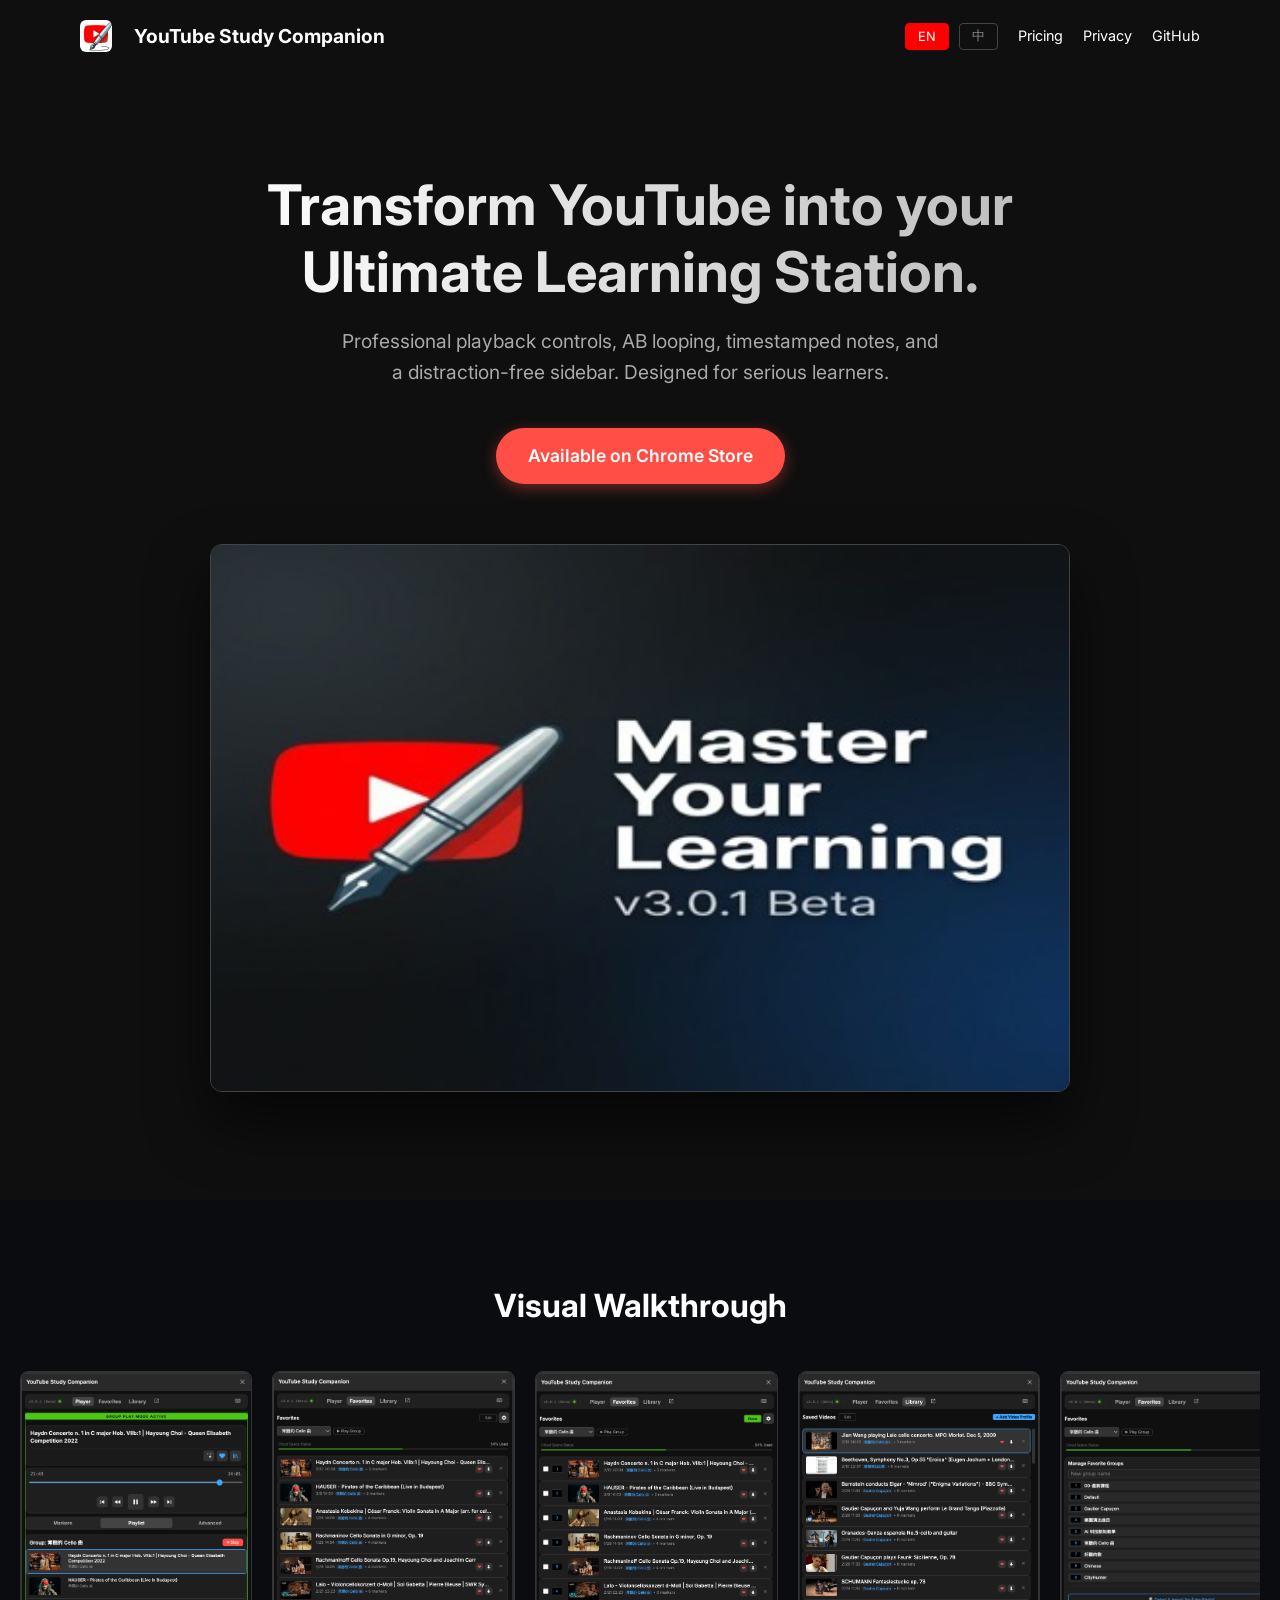
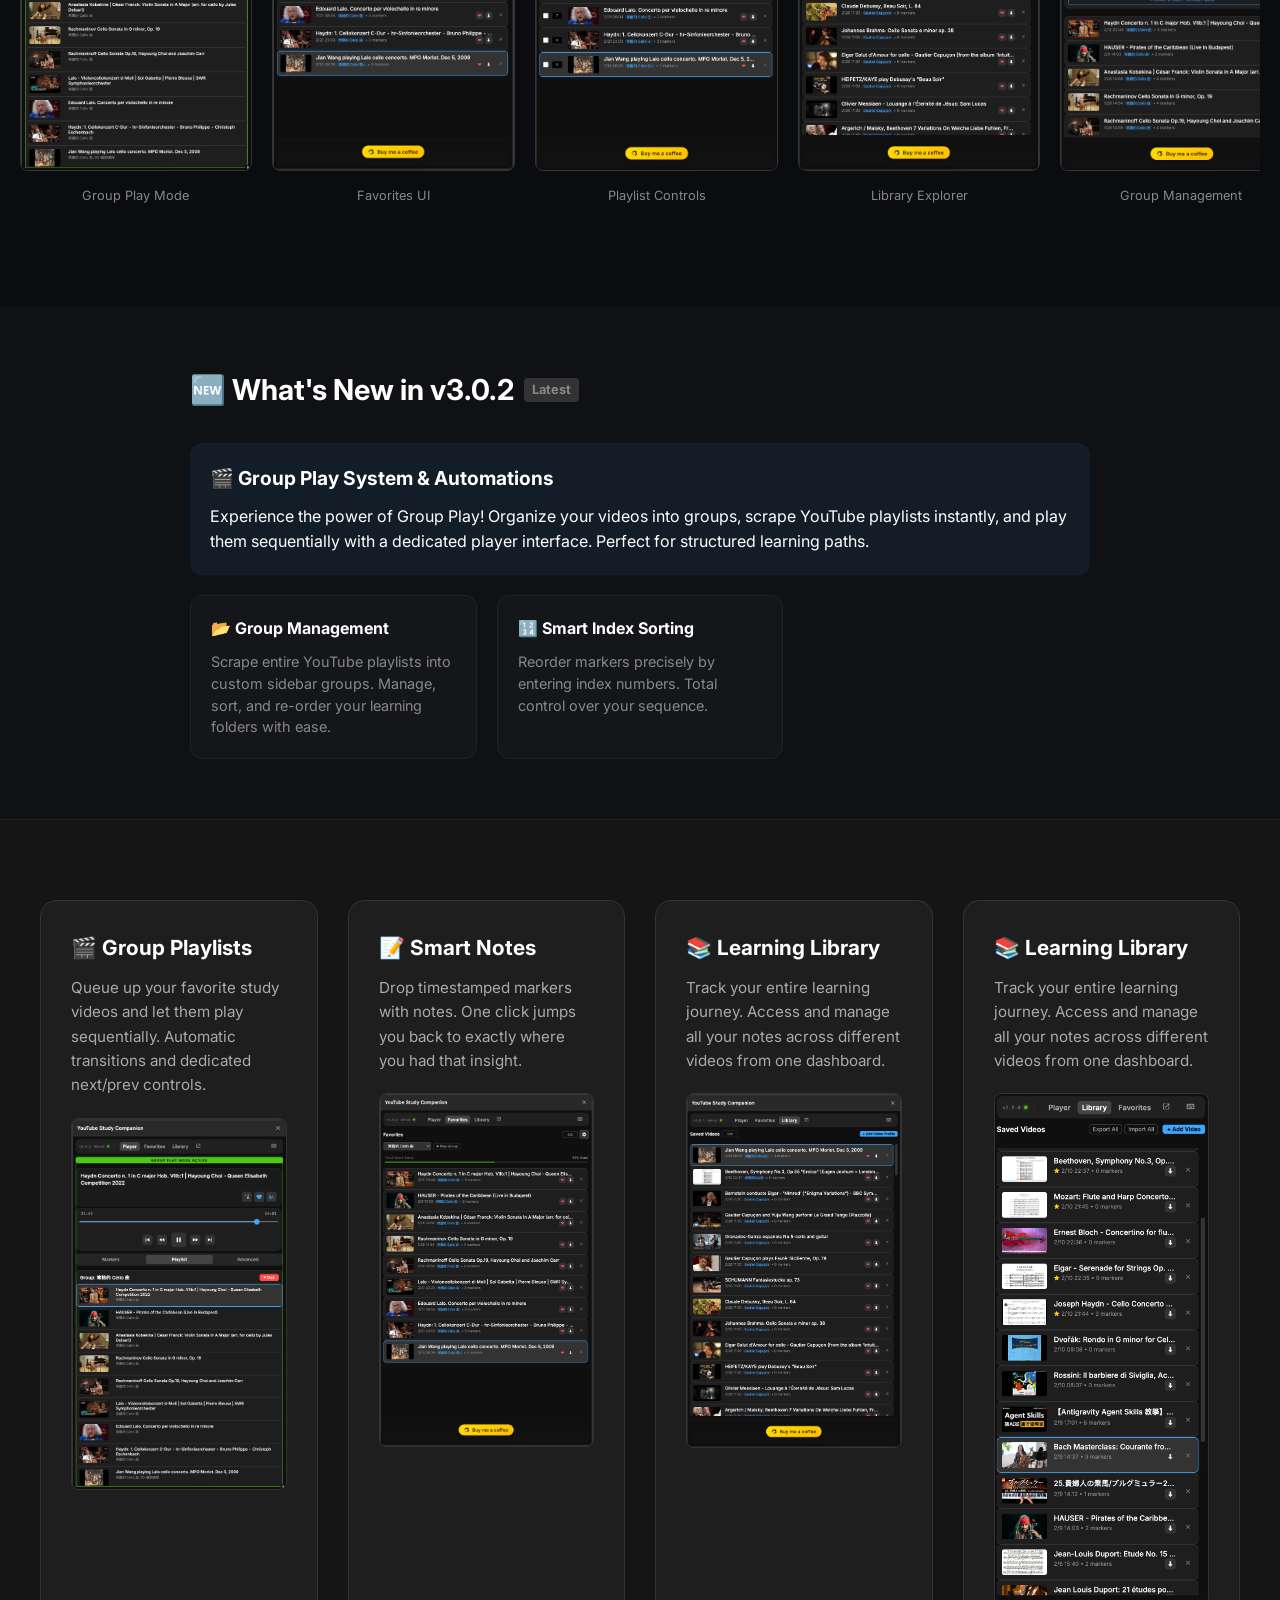
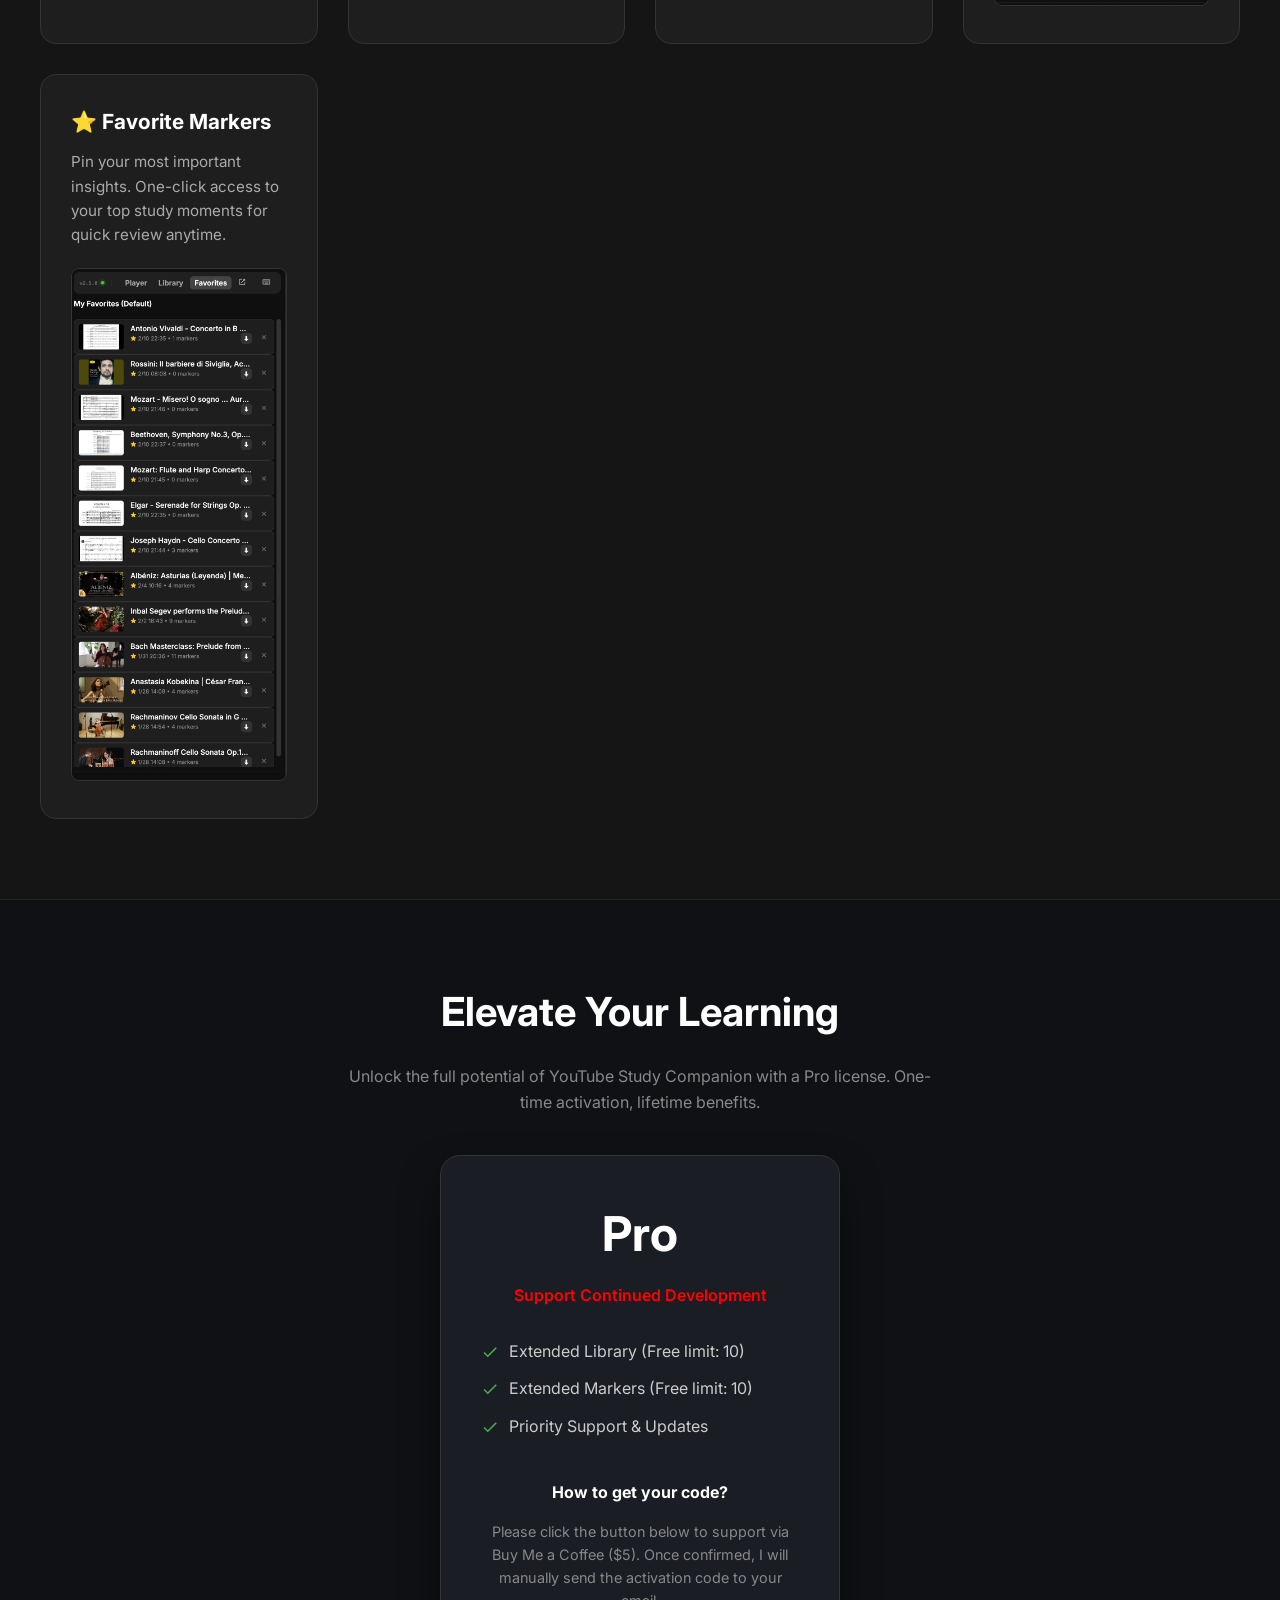
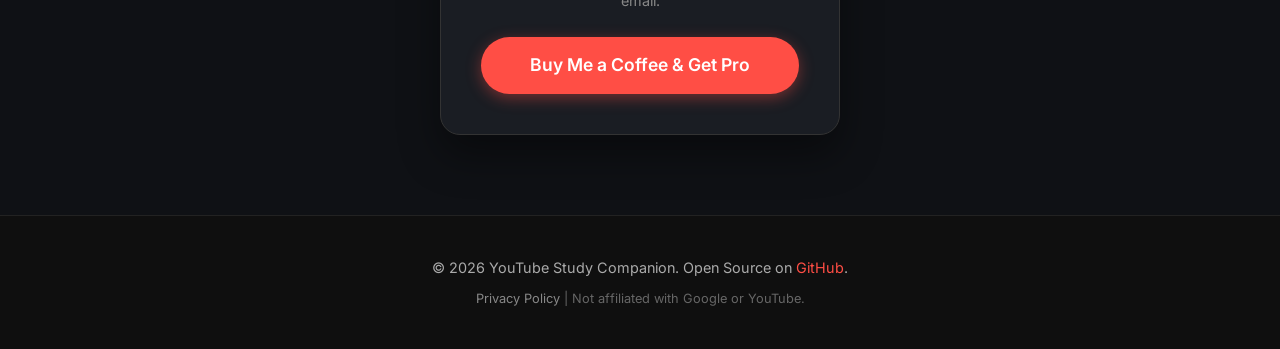
<file: docs/index.html>
<!DOCTYPE html>
<html lang="en">

<head>
    <meta charset="UTF-8">
    <meta name="viewport" content="width=device-width, initial-scale=1.0">
    <title>YouTube Study Companion - Master Your Learning</title>
    <link rel="stylesheet" href="landing.css">
    <link href="https://fonts.googleapis.com/css2?family=Inter:wght@400;600;700&display=swap" rel="stylesheet">
    <style>
        /* Language Switcher Styles */
        .lang-switch {
            display: flex;
            gap: 10px;
            margin-right: 20px;
        }

        .lang-btn {
            background: transparent;
            border: 1px solid #444;
            color: #888;
            padding: 4px 12px;
            cursor: pointer;
            border-radius: 4px;
            font-size: 0.8rem;
            font-family: 'Inter', sans-serif;
            transition: all 0.2s;
        }

        .lang-btn.active {
            background: #ff0000;
            color: #fff;
            border-color: #ff0000;
        }

        .lang-btn:hover:not(.active) {
            border-color: #666;
            color: #ccc;
        }

        .lang-zh,
        .lang-en {
            display: none;
        }

        /* Show based on class */
        body.lang-en-active .lang-en {
            display: inline;
        }

        body.lang-en-active blockquote.lang-en,
        body.lang-en-active div.lang-en,
        body.lang-en-active p.lang-en,
        body.lang-en-active h1.lang-en,
        body.lang-en-active h2.lang-en,
        body.lang-en-active h3.lang-en,
        body.lang-en-active section.lang-en {
            display: block;
        }

        body.lang-zh-active .lang-zh {
            display: inline;
        }

        body.lang-zh-active blockquote.lang-zh,
        body.lang-zh-active div.lang-zh,
        body.lang-zh-active p.lang-zh,
        body.lang-zh-active h1.lang-zh,
        body.lang-zh-active h2.lang-zh,
        body.lang-zh-active h3.lang-zh,
        body.lang-zh-active section.lang-zh {
            display: block;
        }

        /* Smooth Transition */
        .lang-content {
            animation: fadeIn 0.4s ease;
        }

        @keyframes fadeIn {
            from {
                opacity: 0;
                transform: translateY(5px);
            }

            to {
                opacity: 1;
                transform: translateY(0);
            }
        }
    </style>
</head>

<body class="lang-en-active">

    <header>
        <div class="logo">
            <img src="images/premium/icon.png" alt="Logo"
                style="width: 32px; height: 32px; margin-right: 12px; border-radius: 6px;">
            YouTube Study Companion
        </div>
        <nav style="display: flex; align-items: center;">
            <div class="lang-switch">
                <button id="btn-en" class="lang-btn active" onclick="switchLang('en')">EN</button>
                <button id="btn-zh" class="lang-btn" onclick="switchLang('zh')">中</button>
            </div>
            <a href="#pricing" style="color:white; text-decoration:none; font-size:0.9rem; margin-right: 20px;">
                <span class="lang-en">Pricing</span>
                <span class="lang-zh">訂閱方案</span>
            </a>
            <a href="privacy.html" style="color:white; text-decoration:none; font-size:0.9rem; margin-right: 20px;">
                <span class="lang-en">Privacy</span>
                <span class="lang-zh">隱私政策</span>
            </a>
            <a href="https://github.com/victor-hsu0618/youtube-sidebar-control"
                style="color:white; text-decoration:none; font-size:0.9rem;">GitHub</a>
        </nav>
    </header>

    <section class="hero">
        <h1 class="lang-en lang-content">Transform YouTube into your<br>Ultimate Learning Station.</h1>
        <h1 class="lang-zh lang-content">將 YouTube 打造為你的<br>終極學習工作站</h1>

        <p class="subtitle lang-en lang-content">Professional playback controls, AB looping, timestamped notes, and a
            distraction-free sidebar. Designed for serious learners.</p>
        <p class="subtitle lang-zh lang-content">專業級播放控制、AB 循環播放、時間戳記筆記與無干擾側邊欄。專為深度學習者打造。</p>

        <!-- Replace LINK with actual Chrome Web Store link when available -->
        <a href="https://chromewebstore.google.com/detail/youtube-study-companion/fokipkeokojifnmcgobckhmajpejgjcl?authuser=0"
            class="cta-btn">
            <span class="lang-en">Available on Chrome Store</span>
            <span class="lang-zh">在 Chrome 商店下載</span>
        </a>

        <div style="margin-top: 60px;">
            <img src="images/premium/hero.png" alt="Hero Banner"
                style="width: 100%; max-width: 900px; border-radius: 12px; box-shadow: 0 30px 60px rgba(0,0,0,0.6); border: 1px solid #444;">
        </div>
    </section>

    <section id="screenshots" style="padding: 80px 20px; background: #0a0c10;">
        <h2 style="text-align: center; margin-bottom: 40px; font-size: 2rem;">
            <span class="lang-en">Visual Walkthrough</span>
            <span class="lang-zh">功能預覽</span>
        </h2>
        <div style="display: flex; overflow-x: auto; gap: 20px; padding-bottom: 20px; scroll-snap-type: x mandatory;">
            <div style="flex: 0 0 auto; scroll-snap-align: start; text-align: center;">
                <img src="images/screenshot/v3.0.1/Group-Play-UI-v3.0.1.png" alt="Group Play Mode"
                    style="height: 400px; border-radius: 8px; border: 1px solid #333;">
                <p style="font-size: 0.8rem; color: #888; margin-top: 8px;">Group Play Mode</p>
            </div>
            <div style="flex: 0 0 auto; scroll-snap-align: start; text-align: center;">
                <img src="images/screenshot/v3.0.1/Favorites-UI-v3.0.1.png" alt="Favorites Management"
                    style="height: 400px; border-radius: 8px; border: 1px solid #333;">
                <p style="font-size: 0.8rem; color: #888; margin-top: 8px;">Favorites UI</p>
            </div>
            <div style="flex: 0 0 auto; scroll-snap-align: start; text-align: center;">
                <img src="images/screenshot/v3.0.1/Edit%20Play-List-UI-v3.0.1.png" alt="Playlist Editing"
                    style="height: 400px; border-radius: 8px; border: 1px solid #333;">
                <p style="font-size: 0.8rem; color: #888; margin-top: 8px;">Playlist Controls</p>
            </div>
            <div style="flex: 0 0 auto; scroll-snap-align: start; text-align: center;">
                <img src="images/screenshot/v3.0.1/Library-UI-v3.0.1.png" alt="Library View"
                    style="height: 400px; border-radius: 8px; border: 1px solid #333;">
                <p style="font-size: 0.8rem; color: #888; margin-top: 8px;">Library Explorer</p>
            </div>
            <div style="flex: 0 0 auto; scroll-snap-align: start; text-align: center;">
                <img src="images/screenshot/v3.0.1/Manage%20Favorite%20Groups-UI-v3.0.1.png" alt="Group Management"
                    style="height: 400px; border-radius: 8px; border: 1px solid #333;">
                <p style="font-size: 0.8rem; color: #888; margin-top: 8px;">Group Management</p>
            </div>
            <div style="flex: 0 0 auto; scroll-snap-align: start; text-align: center;">
                <img src="images/screenshot/v3.0.1/Play-Advance-UI-v3.0.1.png" alt="Advanced Controls"
                    style="height: 400px; border-radius: 8px; border: 1px solid #333;">
                <p style="font-size: 0.8rem; color: #888; margin-top: 8px;">Advanced Settings</p>
            </div>
        </div>
    </section>

    <section id="release-notes" style="padding: 60px 20px; background: #0f1115; border-bottom: 1px solid #222;">
        <div style="max-width: 900px; margin: 0 auto;">
            <h2
                style="font-size: 1.8rem; color: var(--accent-color); margin-bottom: 30px; display: flex; align-items: center; gap: 10px;">
                <span class="lang-en">🆕 What's New in v3.0.2</span>
                <span class="lang-zh">🆕 v3.0.2 更新重點</span>
                <span
                    style="font-size: 0.8rem; background: #333; color: #888; padding: 2px 8px; border-radius: 4px;">Latest</span>
            </h2>
            <div class="grid" style="grid-template-columns: repeat(auto-fit, minmax(280px, 1fr)); gap: 20px;">
                <!-- Flagship Feature -->
                <div
                    style="background: rgba(62, 166, 255, 0.08); padding: 20px; border-radius: 12px; border: 1px solid var(--accent-color); grid-column: 1 / -1;">
                    <h4 style="color: var(--accent-light); margin-bottom: 10px; font-size: 1.2rem;">
                        <span class="lang-en">🎬 Group Play System & Automations</span>
                        <span class="lang-zh">🎬 核心：群組播放系統與自動化</span>
                    </h4>
                    <p style="font-size: 1rem; color: #fff; line-height: 1.6;">
                        <span class="lang-en">Experience the power of Group Play! Organize your videos into groups,
                            scrape YouTube playlists instantly, and play them sequentially with a dedicated player
                            interface. Perfect for structured learning paths.</span>
                        <span class="lang-zh">體驗強大的群組播放功能！將影片整理入群組、一鍵抓取 YouTube
                            播放清單，並透過專屬介面依序播放。這是為結構化學習量身打造的播放系統。</span>
                    </p>
                </div>
                <div
                    style="background: rgba(255,255,255,0.02); padding: 20px; border-radius: 12px; border: 1px solid #222;">
                    <h4 style="color: #fff; margin-bottom: 10px;">
                        <span class="lang-en">📂 Group Management</span>
                        <span class="lang-zh">📂 播放清單群組管理</span>
                    </h4>
                    <p style="font-size: 0.9rem; color: #888; line-height: 1.5;">
                        <span class="lang-en">Scrape entire YouTube playlists into custom sidebar groups. Manage, sort,
                            and re-order your learning folders with ease.</span>
                        <span class="lang-zh">支援直接抓取 YouTube 播放清單並存入側邊欄群組。輕鬆管理、分類並調整你的學習資料夾。</span>
                    </p>
                </div>
                <div
                    style="background: rgba(255,255,255,0.02); padding: 20px; border-radius: 12px; border: 1px solid #222;">
                    <h4 style="color: #fff; margin-bottom: 10px;">
                        <span class="lang-en">🔢 Smart Index Sorting</span>
                        <span class="lang-zh">🔢 序號精準排序</span>
                    </h4>
                    <p style="font-size: 0.9rem; color: #888; line-height: 1.5;">
                        <span class="lang-en">Reorder markers precisely by entering index numbers. Total control over
                            your sequence.</span>
                        <span class="lang-zh">直接輸入目標序號，即可在群組中精確定位標記順序。</span>
                    </p>
                </div>
            </div>
        </div>
    </section>

    <section class="features">
        <div class="grid">
            <div class="feature-card">
                <h3 class="lang-en">🎬 Group Playlists</h3>
                <h3 class="lang-zh">🎬 群組連續播放</h3>
                <p class="lang-en">Queue up your favorite study videos and let them play sequentially. Automatic
                    transitions and dedicated next/prev controls.</p>
                <p class="lang-zh">將相關學習影片加入群組，啟動連續播放。支援自動換片與專屬進度導覽。</p>
                <img src="images/screenshot/v3.0.1/Group-Play-UI-v3.0.1.png" alt="Playlist"
                    style="width: 100%; border-radius: 8px; margin-top: 20px; border: 1px solid #333;">
            </div>
            <div class="feature-card">
                <h3 class="lang-en">📝 Smart Notes</h3>
                <h3 class="lang-zh">📝 智慧筆記</h3>
                <p class="lang-en">Drop timestamped markers with notes. One click jumps you back to exactly where you
                    had that insight.</p>
                <p class="lang-zh">隨手記下帶時間戳記的筆記，點擊即可瞬間跳回那個時刻，不錯過任何靈感。</p>
                <img src="images/screenshot/v3.0.1/Favorites-UI-v3.0.1.png" alt="Notes"
                    style="width: 100%; border-radius: 8px; margin-top: 20px; border: 1px solid #333;">
            </div>
            <div class="feature-card">
                <h3 class="lang-en">📚 Learning Library</h3>
                <h3 class="lang-zh">📚 學習資料庫</h3>
                <p class="lang-en">Track your entire learning journey. Access and manage all your notes across different
                    videos from one dashboard.</p>
                <p class="lang-zh">追蹤你的完整學習路徑。透過統一儀表板管理分散在不同影片中的所有筆記。</p>
                <img src="images/screenshot/v3.0.1/Library-UI-v3.0.1.png" alt="Library"
                    style="width: 100%; border-radius: 8px; margin-top: 20px; border: 1px solid #333;">
            </div>
            <div class="feature-card">
                <h3 class="lang-en">📚 Learning Library</h3>
                <h3 class="lang-zh">📚 學習資料庫</h3>
                <p class="lang-en">Track your entire learning journey. Access and manage all your notes across different
                    videos from one dashboard.</p>
                <p class="lang-zh">追蹤你的完整學習路徑。透過統一儀表板管理分散在不同影片中的所有筆記。</p>
                <img src="images/premium/4-Library.png" alt="Library"
                    style="width: 100%; border-radius: 8px; margin-top: 20px; border: 1px solid #333;">
            </div>
            <div class="feature-card">
                <h3 class="lang-en">⭐ Favorite Markers</h3>
                <h3 class="lang-zh">⭐ 重點收藏</h3>
                <p class="lang-en">Pin your most important insights. One-click access to your top study moments for
                    quick review anytime.</p>
                <p class="lang-zh">釘選最重要的筆記。快速存取你的學習核心精華，隨時進行高效複習。</p>
                <img src="images/premium/5-Favoriate.png" alt="Favorite"
                    style="width: 100%; border-radius: 8px; margin-top: 20px; border: 1px solid #333;">
            </div>
        </div>
    </section>

    <!-- Pricing / Subscription Section -->
    <section id="pricing"
        style="padding: 80px 20px; background: #0f1115; text-align: center; border-top: 1px solid #222;">
        <h2 style="font-size: 2.5rem; margin-bottom: 20px;">
            <span class="lang-en">Elevate Your Learning</span>
            <span class="lang-zh">進階學習體驗</span>
        </h2>
        <p style="color: #888; max-width: 600px; margin: 0 auto 40px;">
            <span class="lang-en">Unlock the full potential of YouTube Study Companion with a Pro license. One-time
                activation, lifetime benefits.</span>
            <span class="lang-zh">取得 Pro 授權，解鎖 YouTube Study Companion 的完整潛力。一次啟用，終身享有。</span>
        </p>

        <div
            style="max-width: 400px; margin: 0 auto; background: #1a1d23; padding: 40px; border-radius: 20px; border: 1px solid #333; box-shadow: 0 20px 40px rgba(0,0,0,0.4);">
            <div style="font-size: 3rem; font-weight: 700; color: #fff; margin-bottom: 10px;">Pro</div>
            <p style="color: #ff0000; font-weight: 600; margin-bottom: 30px;">
                <span class="lang-en">Support Continued Development</span>
                <span class="lang-zh">支持持續開發</span>
            </p>

            <ul style="text-align: left; color: #ccc; margin-bottom: 40px; list-style: none; padding: 0;">
                <li style="margin-bottom: 12px; display: flex; align-items: center;">
                    <svg viewBox="0 0 24 24" width="18" height="18" fill="#4CAF50" style="margin-right: 10px;">
                        <path d="M9 16.17L4.83 12l-1.42 1.41L9 19 21 7l-1.41-1.41z" />
                    </svg>
                    <span class="lang-en">Extended Library (Free limit: 10)</span>
                    <span class="lang-zh">擴充學習庫數量 (免費版限制 10 部)</span>
                </li>
                <li style="margin-bottom: 12px; display: flex; align-items: center;">
                    <svg viewBox="0 0 24 24" width="18" height="18" fill="#4CAF50" style="margin-right: 10px;">
                        <path d="M9 16.17L4.83 12l-1.42 1.41L9 19 21 7l-1.41-1.41z" />
                    </svg>
                    <span class="lang-en">Extended Markers (Free limit: 10)</span>
                    <span class="lang-zh">增加標記數量 (免費版每組限制 10 個)</span>
                </li>
                <li style="margin-bottom: 12px; display: flex; align-items: center;">
                    <svg viewBox="0 0 24 24" width="18" height="18" fill="#4CAF50" style="margin-right: 10px;">
                        <path d="M9 16.17L4.83 12l-1.42 1.41L9 19 21 7l-1.41-1.41z" />
                    </svg>
                    <span class="lang-en">Priority Support & Updates</span>
                    <span class="lang-zh">優先技術支援與更新</span>
                </li>
            </ul>

            <h4 style="color: #fff; margin-bottom: 15px;">
                <span class="lang-en">How to get your code?</span>
                <span class="lang-zh">如何取得啟用碼？</span>
            </h4>
            <p style="font-size: 0.9rem; color: #888; margin-bottom: 25px;">
                <span class="lang-en">Please click the button below to support via Buy Me a Coffee ($5). Once confirmed,
                    I will manually send the activation code to your email.</span>
                <span class="lang-zh">請點擊下方按鈕支持作者 ($5)。確認後，我將手動將啟用碼發送至您的電子郵件。</span>
            </p>

            <a href="https://www.buymeacoffee.com/victorhsu" target="_blank" class="cta-btn"
                style="width: 100%; box-sizing: border-box; display: block; text-decoration: none;">
                <span class="lang-en">Buy Me a Coffee & Get Pro</span>
                <span class="lang-zh">支持作者並取得 Pro</span>
            </a>
        </div>
    </section>

    <footer>
        <p>
            <span class="lang-en">© 2026 YouTube Study Companion. Open Source on <a
                    href="https://github.com/victor-hsu0618/youtube-sidebar-control">GitHub</a>.</span>
            <span class="lang-zh">© 2026 YouTube Study Companion. 開源專案收錄於 <a
                    href="https://github.com/victor-hsu0618/youtube-sidebar-control">GitHub</a>.</span>
        </p>
        <p style="margin-top: 10px; font-size: 0.8rem; color: #666;">
            <a href="privacy.html" style="color: #888;">
                <span class="lang-en">Privacy Policy</span>
                <span class="lang-zh">隱私政策</span>
            </a> |
            <span class="lang-en">Not affiliated with Google or YouTube.</span>
            <span class="lang-zh">與 Google 或 YouTube 無關。</span>
        </p>
    </footer>

    <script>
        function switchLang(lang) {
            document.body.classList.remove('lang-en-active', 'lang-zh-active');
            document.body.classList.add('lang-' + lang + '-active');

            document.getElementById('btn-en').classList.remove('active');
            document.getElementById('btn-zh').classList.remove('active');
            document.getElementById('btn-' + lang).classList.add('active');

            // Save preference
            localStorage.setItem('preferred-lang', lang);
        }

        // Auto-detect browser language or saved preference
        const savedLang = localStorage.getItem('preferred-lang');
        const userLang = navigator.language || navigator.userLanguage;

        if (savedLang) {
            switchLang(savedLang);
        } else if (userLang.includes('zh')) {
            switchLang('zh');
        } else {
            switchLang('en');
        }
    </script>
</body>

</html>
</file>
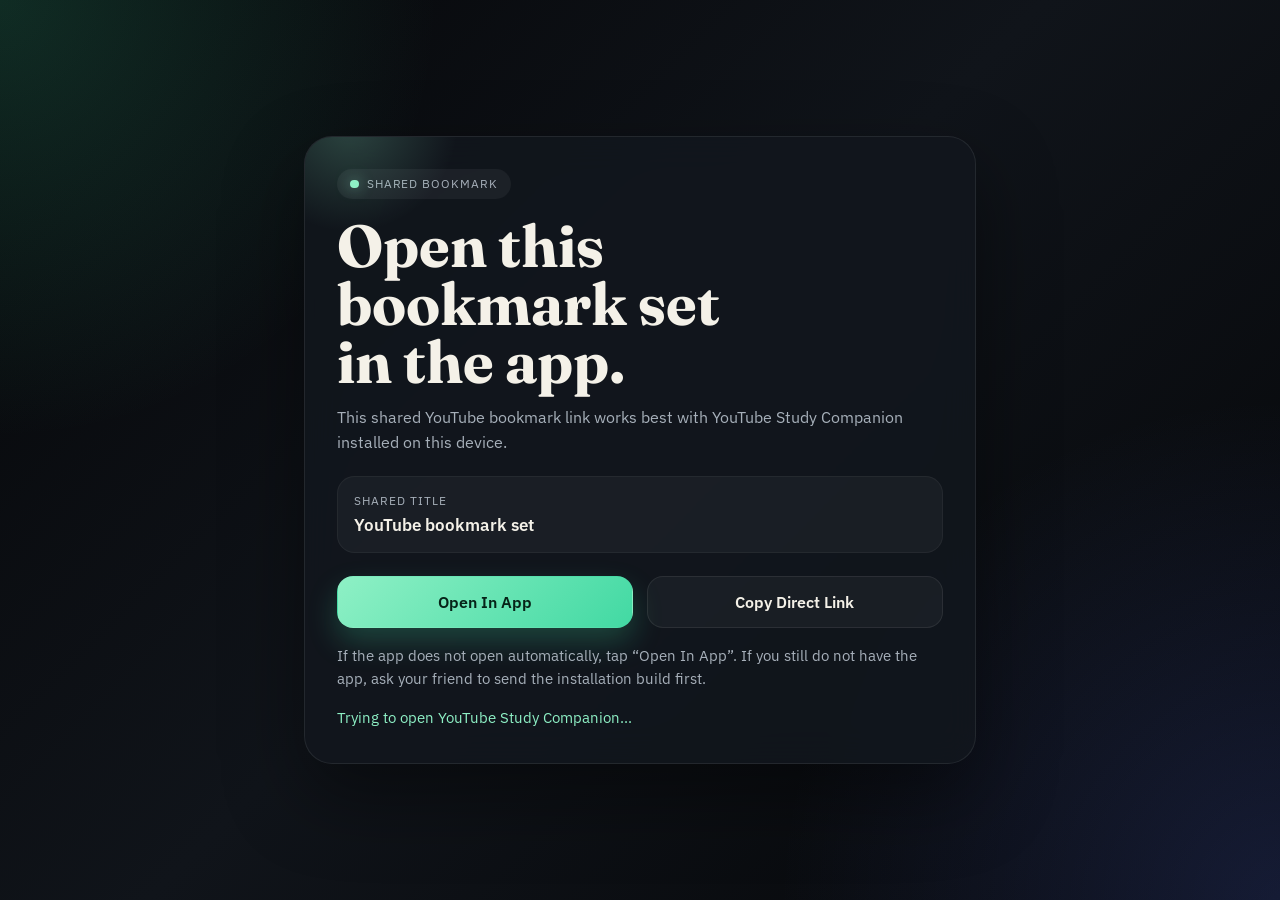
<file: share.html>
<!DOCTYPE html>
<html lang="en">
<head>
  <meta charset="UTF-8">
  <meta http-equiv="refresh" content="0; url=docs/share.html">
  <meta name="viewport" content="width=device-width, initial-scale=1.0">
  <title>Redirecting - YouTube Study Companion</title>
  <script>
    const target = new URL('docs/share.html', window.location.href);
    target.search = window.location.search;
    window.location.replace(target.toString());
  </script>
</head>
<body>
  <p>Redirecting to the shared bookmark page...</p>
</body>
</html>
</file>
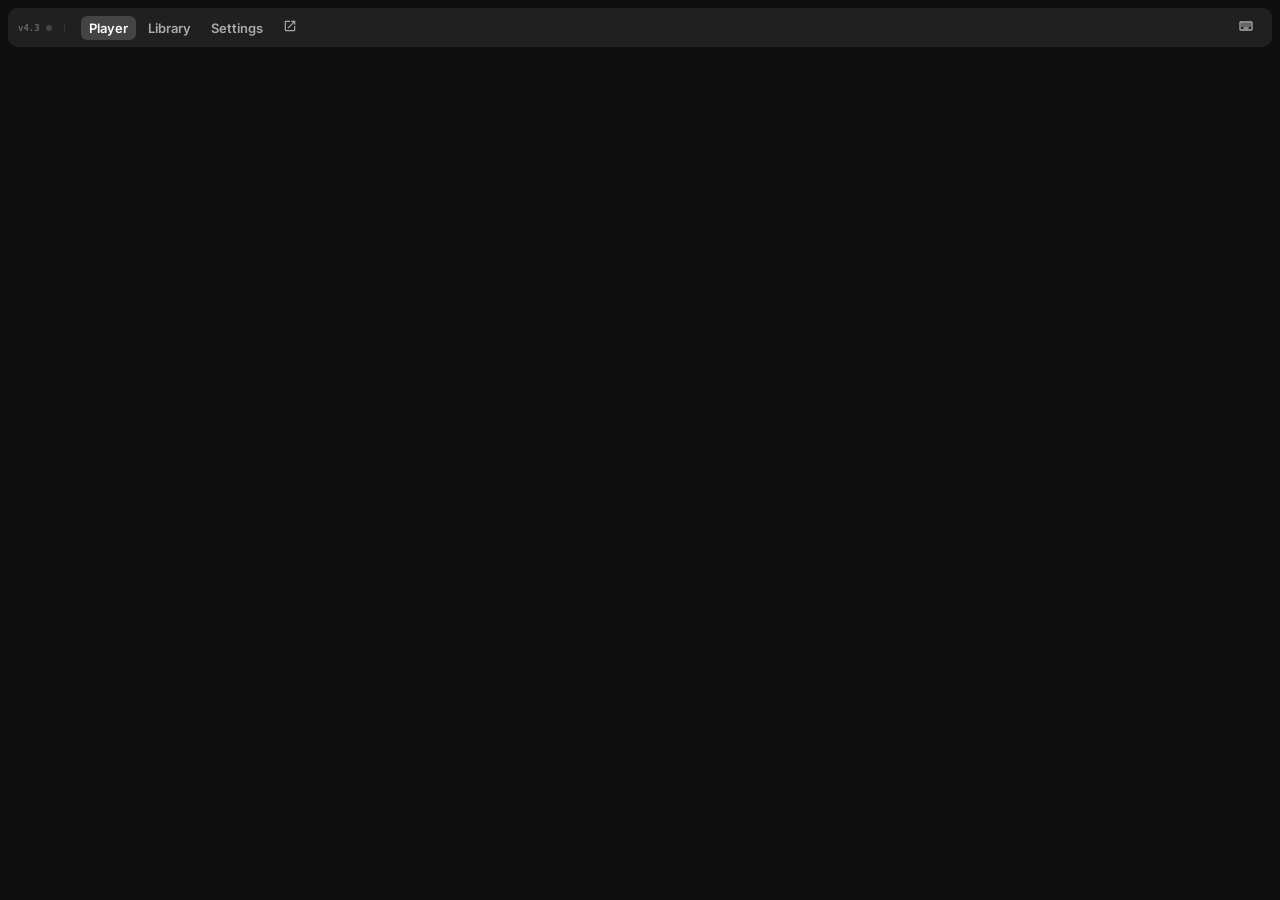
<file: sidebar.html>
<!DOCTYPE html>
<html lang="en">

<head>
  <meta charset="UTF-8">
  <meta name="viewport" content="width=device-width, initial-scale=1.0">
  <title>YT Study Companion</title>
  <link rel="stylesheet" href="sidebar.css">
  <link href="https://fonts.googleapis.com/css2?family=Inter:wght@400;500;600&display=swap" rel="stylesheet">
</head>

<body>
  <div class="container">
    <header class="compact-nav-bar">
      <div class="nav-controls">
        <div class="brand-assets">
          <span id="app-version-badge" class="version-badge">v4.3</span>
          <div class="status-indicator" id="connection-status" title="Disconnected"></div>
        </div>
        <button id="nav-player" class="nav-btn active">Player</button>
        <button id="nav-favorites" class="nav-btn">Library</button>
        <button id="nav-settings" class="nav-btn">Settings <span id="nav-upgrade-dot"
            style="display:none; color:var(--accent-color); font-size:8px; vertical-align:top;">(Upgrade)</span></button>
        <button id="nav-popout" class="nav-btn icon-only" title="Pop Out Window">
          <svg viewBox="0 0 24 24" width="14" height="14" fill="currentColor">
            <path
              d="M19 19H5V5h7V3H5c-1.11 0-2 .9-2 2v14c0 1.1.89 2 2 2h14c1.1 0 2-.9 2-2v-7h-2v7zM14 3v2h3.59l-9.83 9.83 1.41 1.41L19 6.41V10h2V3h-7z" />
          </svg>
        </button>
        <button id="btn-shortcut-guide" class="nav-btn icon-only" title="Keyboard Shortcuts" style="margin-left: auto;">
          <svg viewBox="0 0 24 24" width="16" height="16" fill="currentColor">
            <path
              d="M20,5H4C2.89,5,2,5.89,2,7v10c0,1.1,0.89,2,2,2h16c1.11,0,2-0.9,2-2V7C22,5.89,21.11,5,20,5z M20,17H4V7h16V17z M5,8h2v2H5V8z M5,11h2v2H5V11z M8,8h2v2H8V8z M8,11h2v2H8V11z M11,8h2v2h-2V8z M11,11h2v2h-2V11z M14,8h2v2h-2V8z M14,11h2v2h-2V11z M17,8h2v2h-2V8z M17,11h2v2h-2V11z M8,14h8v2H8V14z" />
          </svg>
        </button>
      </div>
    </header>

    <!-- Player View -->
    <div id="view-player">
      <div id="group-play-indicator" class="group-play-banner">Group Play Mode Active</div>

      <!-- Sticky Top Panel -->
      <div class="player-top-panel">
        <!-- Video Meta & Library Save -->
        <div class="video-meta-bar">
          <div id="current-video-title" class="current-title" title="No Video Detected">No Video</div>
          <div class="video-meta-actions">
            <button id="btn-detect-video" class="icon-btn small-btn" title="Re-Detect Video">
              <svg viewBox="0 0 24 24" width="16" height="16" fill="currentColor">
                <path
                  d="M7.5 5.6L10 7 8.6 4.5 10 2 7.5 3.4 5 2 6.4 4.5 5 7zM19 2l-1.4 2.5L15 2l1.4 3.4L15 7l2.5-1.4L19 7l1.4-2.5L23 2l-2.6 1.4zM16.5 9l-1.8 3.9L10.8 15l3.9 1.8L16.5 21l1.8-4.2 3.9-1.8-3.9-1.8z" />
              </svg>
            </button>
            <button id="btn-set-default" class="icon-btn small-btn" title="Set as My Default Profile">
              <svg viewBox="0 0 24 24" width="16" height="16" fill="currentColor">
                <path d="M12 17.27L18.18 21l-1.64-7.03L22 9.24l-7.19-.61L12 2 9.19 8.63 2 9.24l5.46 4.73L5.82 21z" />
              </svg>
            </button>
            <button id="btn-manage-favorites" class="icon-btn small-btn" title="Save to Library">
              <svg viewBox="0 0 24 24" width="16" height="16" fill="none" stroke="currentColor" stroke-width="2">
                <path
                  d="M20.84 4.61a5.5 5.5 0 0 0-7.78 0L12 5.67l-1.06-1.06a5.5 5.5 0 0 0-7.78 7.78l1.06 1.06L12 21.23l7.78-7.78 1.06-1.06a5.5 5.5 0 0 0 0-7.78z">
                </path>
              </svg>
            </button>
            <button id="btn-clone-session" class="icon-btn small-btn" title="Clone Session" style="display:none;">
              <svg viewBox="0 0 24 24" width="16" height="16" fill="currentColor">
                <path
                  d="M16 1H4c-1.1 0-2 .9-2 2v14h2V3h12V1zm3 4H8c-1.1 0-2 .9-2 2v14c0 1.1.9 2 2 2h11c1.1 0 2-.9 2-2V7c0-1.1-.9-2-2-2zm0 16H8V7h11v14z" />
              </svg>
            </button>
          </div>
        </div>

        <!-- Combined Playback & Progress Section -->
        <section class="control-group playback-bar">
          <!-- Progress & Loop Inputs -->
          <div class="time-display compact-layout">
            <span id="time-current" class="main-time">0:00</span>
            <div class="loop-inputs-merged">
              <div class="mini-loop-box">
                <span id="label-set-a" class="mini-label" style="cursor: pointer;"
                  title="Set Start Point A ([)">A<small>[</small></span>
                <input type="text" id="loop-start" value="0:00" placeholder="0:00">
              </div>
              <div class="mini-loop-box">
                <span id="label-set-b" class="mini-label" style="cursor: pointer;"
                  title="Set End Point B (])">B<small>]</small></span>
                <input type="text" id="loop-end" value="0:00" placeholder="0:00">
              </div>
            </div>
            <span id="time-total" class="main-time">0:00</span>
          </div>
          <div class="progress-wrapper">
            <div class="progress-markers">
              <div id="marker-a" class="loop-marker marker-a" title="Start Point" style="cursor: pointer;"></div>
              <div id="marker-b" class="loop-marker marker-b" title="End Point" style="cursor: pointer;"></div>
            </div>
            <input type="range" id="progress-bar" class="progress-bar" value="0" min="0" max="100" step="0.1">
          </div>

          <!-- Transport Controls -->
          <div class="transport-controls">
            <button id="prev-video-btn" class="icon-btn" title="Previous Video in Group (Alt+P)" style="display:none;">
              <svg viewBox="0 0 24 24" width="20" height="20" fill="currentColor">
                <path d="M6 6h2v12H6zm3.5 6l8.5 6V6z" />
              </svg>
            </button>
            <button id="restart-btn" class="icon-btn" title="Back to Start (Home)">
              <svg viewBox="0 0 24 24" width="20" height="20" fill="currentColor">
                <path d="M10 20v-6h4v6h5v-8h3L12 3 2 12h3v8z" />
              </svg>
            </button>
            <button id="rwd-btn" class="icon-btn" title="Rewind 10s (J)">
              <svg viewBox="0 0 24 24" width="20" height="20" fill="currentColor">
                <path d="M11 18V6l-8.5 6 8.5 6zm.5-6l8.5 6V6l-8.5 6z" />
              </svg>
            </button>
            <button id="play-pause" class="icon-btn large-play-btn" title="Play/Pause (Space / K)">
              <svg viewBox="0 0 24 24" width="28" height="28" fill="currentColor">
                <path d="M8 5v14l11-7z" />
              </svg>
            </button>
            <button id="fwd-btn" class="icon-btn" title="Forward 10s (L)">
              <svg viewBox="0 0 24 24" width="20" height="20" fill="currentColor">
                <path d="M4 18l8.5-6L4 6v12zm9-12v12l8.5-6L13 6z" />
              </svg>
            </button>
            <button id="next-video-btn" class="icon-btn" title="Next Video in Group (Alt+N)" style="display:none;">
              <svg viewBox="0 0 24 24" width="20" height="20" fill="currentColor">
                <path d="M6 18l8.5-6L6 6v12zM16 6v12h2V6h-2z" />
              </svg>
            </button>
            <button id="jump-loop" class="icon-btn mini-loop-btn" title="Jump to Start A ({)">
              <svg viewBox="0 0 24 24" width="16" height="16" fill="currentColor">
                <path
                  d="M12 5V1L7 6l5 5V7c3.31 0 6 2.69 6 6s-2.69 6-6 6-6-2.69-6-6H4c0 4.42 3.58 8 8 8s8-3.58 8-8-3.58-8-8-8z" />
              </svg>
              <span class="btn-badge">A</span>
            </button>
            <button id="loop-toggle-btn" class="icon-btn loop-main-btn mini-loop-btn" title="Toggle A-B Loop (})">
              <svg viewBox="0 0 24 24" width="16" height="16" fill="currentColor">
                <path
                  d="M12 4V1L8 5l4 4V6c3.31 0 6 2.69 6 6 0 1.01-.25 1.97-.7 2.8l1.46 1.46C19.54 15.03 20 13.57 20 12c0-4.42-3.58-8-8-8zm0 14c-3.31 0-6-2.69-6-6 0-1.01.25-1.97.7-2.8L5.24 7.74C4.46 8.97 4 10.43 4 12c0 4.42 3.58 8 8 8v3l4-4-4-4v3z" />
              </svg>
              <span class="btn-badge">AB</span>
            </button>
            <button id="clear-loop" class="icon-btn mini-loop-btn" title="Clear Loop">
              <svg viewBox="0 0 24 24" width="16" height="16" fill="currentColor">
                <path
                  d="M19 6.41L17.59 5 12 10.59 6.41 5 5 6.41 10.59 12 5 17.59 6.41 19 12 13.41 17.59 19 19 17.59 13.41 12z" />
              </svg>
              <span class="btn-badge">CLR</span>
            </button>
            <!-- Speed Badge (Click to toggle controls) -->
            <div id="main-speed-badge" class="mini-speed-badge" title="Speed Control (< / >)" style="cursor: pointer;">
              1.0x</div>
          </div>

          <!-- Integrated Speed Controls (Collapsible) -->
          <div id="speed-content" class="accordion-content collapsed"
            style="border-top: 1px solid rgba(255,255,255,0.05);">
            <div style="padding: 10px 4px 4px 4px;">
              <div class="slider-container" style="display: flex; align-items: center; gap: 8px; margin-bottom: 8px;">
                <button class="icon-btn speed-step-btn" id="speed-down" title="Decrease speed 0.05x">-</button>
                <input type="range" id="speed-slider" min="0.25" max="3.0" step="0.05" value="1.0"
                  style="margin-bottom: 0;">
                <button class="icon-btn speed-step-btn" id="speed-up" title="Increase speed 0.05x">+</button>
              </div>
              <div class="presets" style="display: flex; gap: 4px;">
                <button class="preset-btn" data-speed="0.5" style="font-size: 10px; padding: 4px;">0.5x</button>
                <button class="preset-btn" data-speed="1.0" style="font-size: 10px; padding: 4px;">1.0x</button>
                <button class="preset-btn" data-speed="1.5" style="font-size: 10px; padding: 4px;">1.5x</button>
                <button class="preset-btn" data-speed="2.0" style="font-size: 10px; padding: 4px;">2.0x</button>
              </div>
            </div>
          </div>
        </section>
      </div> <!-- End player-top-panel -->

      <!-- Player Sub-Tabs -->
      <div class="player-tabs">
        <button id="tab-markers" class="tab-btn active">Video Marks</button>
        <button id="tab-connection" class="tab-btn">Connection</button>
        <button id="tab-playlist" class="tab-btn" style="display:none;">Playlist</button>
      </div>

      <div id="panel-connection" class="sub-panel">
        <section class="control-group connection-panel">
          <div id="connection-strip" class="connection-strip disconnected">
            <div class="connection-copy">
              <span id="connection-state" class="connection-state">Disconnected</span>
              <span id="connection-target" class="connection-target">No controlled tab</span>
            </div>
            <div class="connection-actions">
              <button id="btn-focus-controlled-tab" class="connection-btn" title="Focus the controlled YouTube tab">Focus</button>
              <button id="btn-lock-current-tab" class="connection-btn" title="Lock sidebar to the active YouTube tab">Lock Current</button>
            </div>
          </div>
        </section>
      </div>

      <div id="panel-playlist" class="sub-panel">
        <section class="control-group" style="padding: 10px 0;">
          <div class="section-header"
            style="padding: 0 10px; display: flex; justify-content: space-between; align-items: center; margin-bottom: 8px;">
            <h2 id="playlist-group-title" style="margin:0;">Group Playlist</h2>
            <button id="btn-stop-playlist" class="secondary-btn"
              style="padding:2px 10px; font-size:10px; margin:0; width:auto; background:var(--danger-color); color:#fff; border-color:transparent;">⏹
              Stop</button>
          </div>
          <div id="player-playlist-items" class="favorites-list"
            style="max-height: calc(100vh - 350px); overflow-y: auto;">
            <!-- Playlist items injected here -->
          </div>
        </section>
      </div>

      <div id="panel-markers" class="sub-panel active">
        <!-- Bookmarks Section (Multi-Group) -->
        <section class="control-group bookmarks-section">
          <!-- Sticky Header for Bookmarks -->
          <div class="bookmarks-sticky-header">
            <div
              style="display: flex; justify-content: space-between; align-items: center; margin-bottom: 4px; gap: 8px;">
              <div class="group-select-wrapper">
                <span class="toolbar-label">Group</span>
                <select id="group-selector" class="group-select compact-select">
                  <option value="Default">Default</option>
                  <option value="Study">Study</option>
                  <option value="Cust. A">Cust. A</option>
                  <option value="Cust. B">Cust. B</option>
                </select>
              </div>
              <div class="follow-playback-container" title="Auto-scroll (S)"
                style="display: flex; align-items: center; gap: 4px;">
                <span class="toolbar-label">Follow</span>
                <label class="toggle-switch small-toggle">
                  <input type="checkbox" id="follow-playback-toggle" checked>
                  <span class="slider"></span>
                </label>
              </div>
            </div>
            <button id="add-bookmark" class="action-btn full-width-btn" style="margin-top: 4px;">+ Add Marker
              (A)</button>
          </div>

          <!-- Scrollable List -->
          <div class="bookmarks-list-container">
            <ul id="bookmarks-list" class="bookmarks-list">
              <!-- items injected here -->
            </ul>
          </div>
        </section>
      </div>

    </div>

    <!-- Settings View -->
    <div id="view-settings" style="display: none;">
        <div class="sub-panel-scroll">
          <!-- Subscription Status (Standalone) -->
          <section class="control-group">
            <div class="section-header">
              <h2>Subscription Status</h2>
            </div>
            <div style="padding: 10px 4px; display: flex; flex-direction: column; gap: 8px;">
              <div id="monetization-box" style="display: flex; flex-direction: column; gap: 8px;">
                <div style="display: flex; justify-content: space-between; align-items: center; width: 100%;">
                  <span id="user-account-display"
                    style="font-size: 10px; color: #888; flex: 1; overflow: hidden; text-overflow: ellipsis; white-space: nowrap;">Account:
                    Detecting...</span>
                  <div style="display:flex; gap:6px; align-items:center; flex-shrink: 0;">
                    <button id="btn-deactivate-pro"
                      style="display:none; background:none; border:none; color:#666; font-size:10px; cursor:pointer; text-decoration:underline; padding:0;">(Deactivate)</button>
                    <span id="pro-badge" class="pro-badge" style="display: none;">PRO</span>
                  </div>
                </div>

                <button id="btn-upgrade" class="upgrade-btn"
                  style="width: 100%; margin: 0; padding: 6px; display: none;">Activate Pro Features</button>

                <div id="upgrade-info-box" style="margin-top: 4px; text-align: center; display: none;">
                  <p style="font-size: 10px; color: #888; margin-bottom: 6px;">Support Developer & Get Pro Features</p>
                  <a href="https://victor-hsu0618.github.io/youtube-sidebar-control/#pricing" target="_blank"
                    class="action-btn outline-btn"
                    style="font-size: 10px; padding: 4px 10px; text-decoration: none; display: inline-block; width: 85%;">
                    See How to Upgrade
                  </a>
                </div>
              </div>
            </div>
          </section>

          <!-- Local Data Backup -->
          <section class="control-group">
            <div class="section-header">
              <h2>Local Data Backup</h2>
            </div>
            <div style="padding: 10px 4px; display: flex; flex-direction: column; gap: 8px;">
              <button id="btn-global-export" class="action-btn outline-btn full-width-btn"
                style="font-size: 11px; padding: 6px;">Backup All Data (Export JSON)</button>
              <button id="btn-global-import" class="action-btn outline-btn full-width-btn"
                style="font-size: 11px; padding: 6px;">Restore All Data (Import JSON)</button>
              <input type="file" id="file-global-import" accept=".json" hidden />
              <div style="border-top:1px solid #333; padding-top:8px; display:flex; flex-direction:column; gap:6px;">
                <div style="display:flex; justify-content:space-between; align-items:center; gap:8px;">
                  <span style="font-size:10px; color:#888;">Auto Local Backup</span>
                  <span id="local-backup-status" class="storage-text" style="font-size:9px;">Checking...</span>
                </div>
                <button id="btn-local-backup-now" class="action-btn outline-btn full-width-btn"
                  style="font-size: 11px; padding: 6px;">Create Local Backup Now</button>
                <button id="btn-local-backup-restore" class="secondary-btn full-width-btn"
                  style="font-size: 11px; padding: 6px; margin:0;">Restore Latest Local Backup</button>
                <div id="local-backup-feedback" style="font-size:10px; color:#888; text-align:center; min-height:14px;"></div>
              </div>
              <p style="font-size:10px; color:#888; text-align:center; line-height: 1.4;">Migrate your markers and
                video meta manually. Auto local backups run every 6 hours and keep the latest 5 snapshots on this device.
              </p>
            </div>
          </section>
  
          <!-- Diagnostics -->
          <section class="control-group">
            <div class="section-header">
              <h2>Diagnostics</h2>
            </div>
            <div style="padding: 10px 4px; display: flex; flex-direction: column; gap: 8px;">
              <div class="diagnostic-id-card">
                <div class="diagnostic-id-head">
                  <span>Extension ID</span>
                  <span id="extension-build-label">Checking...</span>
                </div>
                <div class="diagnostic-id-row">
                  <code id="extension-id-value">Loading...</code>
                  <button id="btn-copy-extension-id" class="secondary-btn" style="font-size:10px; padding:4px 8px; margin:0; width:auto;">Copy</button>
                </div>
              </div>

              <button id="btn-refresh-sync" class="action-btn outline-btn full-width-btn"
                style="font-size: 11px; padding: 6px;">↻ Refresh Status & Diagnostics</button>
  
              <div id="sync-usage-container" class="storage-usage" title="Chrome Sync Storage Usage"
                style="margin-top: 4px;">
                <div style="display:flex; justify-content:space-between; align-items:center; margin-bottom: 2px;">
                  <span style="font-size: 10px; color: #888;">Chrome Sync Usage</span>
                  <div id="sync-usage-text" class="storage-text">0% Used</div>
                </div>
                <div class="storage-bar-bg">
                  <div id="sync-usage-bar" class="storage-bar-fill"></div>
                </div>
                <!-- stats removed for space if needed -->
              </div>
            </div>
          </section>
        </div>
      </div>


    <!-- Library / Collection View -->
    <div id="view-favorites" style="display: none;">
      <div class="library-header" style="margin-bottom:8px; display:flex; flex-direction:column; gap:8px;">
        <div style="display:flex; justify-content:space-between; align-items:center; width:100%;">
          <h2>Library</h2>
          <div style="display:flex; gap:4px; align-items:center;">
            <button id="btn-fav-toggle-edit" class="icon-btn small-btn" title="Toggle Edit Mode"
              style="border:1px solid #444; border-radius:4px; width:45px; height:20px; font-size:9px; font-weight:700;">Edit</button>
            <button id="lib-btn-import" class="action-btn"
              style="font-size:10px; margin:0; padding:2px 8px; width:auto;">Import</button>
            <input type="file" id="lib-file-import" accept=".json" hidden />
          </div>
        </div>
        <div class="library-source-tabs" role="tablist" aria-label="Library source">
          <button id="tab-local-playlists" class="library-source-tab active" role="tab" aria-selected="true">Local Playlist</button>
          <button id="tab-youtube-playlists" class="library-source-tab" role="tab" aria-selected="false">YouTube Playlist</button>
        </div>
        <div id="youtube-scan-bar" class="youtube-scan-bar" style="display:none;">
          <div class="youtube-scan-copy">
            <strong>YouTube Playlists</strong>
            <span id="youtube-playlist-scan-message">Scanned playlists are saved on this device until you scan again.</span>
          </div>
          <div class="youtube-scan-actions">
            <button id="btn-scan-youtube-playlist" class="secondary-btn" data-playlist-source="youtube" type="button">Scan YouTube</button>
            <button id="btn-scan-music-playlist" class="secondary-btn" data-playlist-source="music" type="button">Scan Music</button>
          </div>
        </div>
        <div id="local-playlist-controls" class="fav-group-bar" style="display:flex; gap:6px; align-items:center;">
          <select id="fav-group-selector" class="group-select compact-select" style="flex:1;">
            <option value="__all_videos__">All Videos</option>
            <option value="Default">Default</option>
          </select>
          <button id="btn-play-group" class="secondary-btn"
            style="padding:2px 8px; font-size:10px; margin:0; width:auto;" title="Sequential Play Mode">▶ Play
            Group</button>
          <button id="btn-manage-fav-groups" class="secondary-btn" title="Manage Library Groups"
            style="padding:2px 8px; font-size:10px; margin:0; width:auto;">Manage</button>
        </div>

        <!-- Batch Action Bar for Library -->
        <div id="fav-batch-actions" class="control-group"
          style="display:none; margin-bottom:8px; padding:6px; align-items:center; gap:8px; font-size:11px; background:rgba(62,166,255,0.1); border-color:var(--accent-color);">
          <div style="display:flex; align-items:center; gap:6px; flex:1;">
            <input type="checkbox" id="fav-select-all" style="cursor:pointer;">
            <span id="fav-selection-count" style="font-weight:600; color:var(--accent-color);">0 selected</span>
          </div>
          <div style="display:flex; gap:4px;">
            <button id="btn-fav-batch-add-fav" class="action-btn" style="padding:2px 8px; font-size:10px;">Set
              Groups</button>
            <button id="btn-fav-batch-delete" class="secondary-btn"
              style="padding:2px 8px; font-size:10px; border-color:var(--danger-color); color:var(--danger-color); margin:0;">Delete</button>
          </div>
        </div>

        <!-- Dynamic Storage Usage in Library -->
        <div id="fav-sync-usage-container" class="storage-usage" title="Chrome Sync Storage Usage"
          style="margin-top: 8px; padding: 0 4px;">
          <div style="display:flex; justify-content:space-between; align-items:center; margin-bottom: 2px;">
            <span class="storage-usage-label">
              <span>Cloud Space Status</span>
              <a class="storage-help-link" href="https://developer.chrome.com/docs/extensions/reference/api/storage" target="_blank" rel="noopener noreferrer" title="Chrome Storage API documentation" aria-label="Open Chrome Storage API documentation">?</a>
            </span>
            <div id="fav-sync-usage-text" class="storage-text" style="font-size: 9px;">0% Used</div>
          </div>
          <div class="storage-bar-bg" style="height: 3px;">
            <div id="fav-sync-usage-bar" class="storage-bar-fill"></div>
          </div>
        </div>
      </div>

      <!-- Group Management Panel (Hidden by Default) -->
      <div id="fav-group-mgmt" class="control-group" style="display:none; margin-bottom:12px; font-size:11px;">
        <div style="display:flex; justify-content:space-between; align-items:center; margin-bottom:8px;">
          <h3 style="font-size:12px;">Manage Library Groups</h3>
          <button id="btn-close-fav-mgmt" style="background:none; border:none; color:#888; cursor:pointer;">×</button>
        </div>
        <div style="display:flex; gap:4px; margin-bottom:8px;">
          <input type="text" id="new-fav-group-name" placeholder="New group name"
            style="flex:1; background:#222; border:1px solid #444; color:#fff; border-radius:4px; padding:2px 6px;">
          <button id="btn-add-fav-group" class="action-btn" style="padding:2px 8px;">Add</button>
        </div>
        <div id="fav-groups-list-mgmt" style="display:flex; flex-direction:column; gap:4px; margin-bottom:8px;">
          <!-- Group items with delete/rename buttons -->
        </div>

      </div>

      <div id="favorites-list">
        <!-- Injected -->
        <p style="color: #666; text-align: center; padding: 20px;">No saved videos.</p>
      </div>

      <!-- Sponsorship -->
      <div class="view-footer">
        <a href="https://www.buymeacoffee.com/victorhsu" target="_blank" class="bmc-btn">
          <svg viewBox="0 0 24 24" width="16" height="16" fill="currentColor">
            <path
              d="M20.216 6.415l-.132-.666c-.119-.596-.385-1.135-.77-1.566-.426-.477-.972-.81-1.584-.962-.437-.109-.893-.163-1.346-.164H9.006c-.906 0-1.786.176-2.616.523-1.127.472-2.094 1.253-2.77 2.235-.55.795-.89 1.718-.98 2.684l-.193.364c-1.353.16-2.395 1.306-2.395 2.693 0 1.493 1.215 2.708 2.709 2.708h.122c.245 2.36 2.067 4.256 4.416 4.629l.34.054c.758 1.8 2.508 3.037 4.544 3.037h.03c2.036 0 3.786-1.238 4.544-3.037l.34-.054c2.518-.399 4.39-2.525 4.39-4.99 0-2.464-1.872-4.59-4.39-4.99l-.216-.76zM4.764 13.56c-.714 0-1.294-.58-1.294-1.294 0-.714.58-1.294 1.294-1.294h.61c.21 0 .42.022.624.062l.27.79.034.618a8.3 8.3 0 0 1-.295 1.118h-1.24zm10.74 3.036c-2.464.399-4.39 2.526-4.39 4.99h-1.415c0-2.464-1.925-4.59-4.39-4.99l-.341-.054a5.003 5.003 0 0 1-4.417-4.63h.03c.596 0 1.16-.13 1.666-.364.676-.314 1.258-.78 1.706-1.362.437-.568.746-1.23.896-1.926l.132-.666h7.614l.132.666c.15.697.459 1.358.896 1.926.448.582 1.03 1.048 1.706 1.362.506.234 1.07.364 1.666.364h.03a5.003 5.003 0 0 1-4.417 4.63l-.34.054z" />
          </svg>
          Buy me a coffee
        </a>
      </div>
    </div>

    <!-- Footer / Sponsorship -->
    <!-- Footer Removed from Global to be view-specific -->

    <!-- Debug Console (Removed for Release) -->
  </div>

  <!-- Shortcut Guide Overlay -->
  <div id="shortcut-overlay" class="overlay-modal" style="display: none;">
    <div class="modal-content">
      <div class="modal-header">
        <h3>Keyboard Shortcuts</h3>
        <button id="close-shortcut-guide" class="close-btn">&times;</button>
      </div>
      <div class="modal-body">
        <table class="shortcut-table">
          <tr>
            <td><kbd>Space</kbd> / <kbd>K</kbd></td>
            <td>Play / Pause</td>
          </tr>
          <tr>
            <td><kbd>J</kbd> / <kbd>L</kbd></td>
            <td>Rewind / Forward 10s</td>
          </tr>
          <tr>
            <td><kbd>←</kbd> / <kbd>→</kbd></td>
            <td>Rewind / Forward 5s</td>
          </tr>
          <tr>
            <td><kbd>,</kbd> / <kbd>.</kbd></td>
            <td>Frame Back / Forward</td>
          </tr>
          <tr>
            <td><kbd>Shift</kbd>+<kbd>,</kbd> / <kbd>.</kbd></td>
            <td>Speed -/+ 0.05x</td>
          </tr>
          <tr>
            <td><kbd>[</kbd> / <kbd>]</kbd></td>
            <td>Set Point A / B</td>
          </tr>
          <tr>
            <td><kbd>Shift</kbd>+<kbd>[</kbd> / <kbd>]</kbd></td>
            <td>Jump A / Toggle Loop</td>
          </tr>
          <tr>
            <td><kbd>Alt</kbd>+<kbd>[</kbd> / <kbd>]</kbd></td>
            <td>Prev / Next Video</td>
          </tr>
          <tr>
            <td><kbd>↑</kbd> / <kbd>↓</kbd></td>
            <td>Prev / Next Marker (Manual)</td>
          </tr>
          <tr>
            <td><kbd>A</kbd></td>
            <td><strong>Add Marker</strong></td>
          </tr>
          <tr>
            <td><kbd>S</kbd></td>
            <td>Toggle Follow Playback</td>
          </tr>
          <tr>
            <td><kbd>R</kbd></td>
            <td>Restart Active Marker</td>
          </tr>
          <tr>
            <td><kbd>0</kbd> - <kbd>9</kbd></td>
            <td>Jump to 0% - 90%</td>
          </tr>
          <tr>
            <td colspan="2" class="global-hint">Global: <kbd>Alt</kbd>+<kbd>Shift</kbd> +
              <kbd>P</kbd>/<kbd>A</kbd>/<kbd>R</kbd>
            </td>
          </tr>
        </table>
      </div>
    </div>
    <!-- Debug Console -->
    <div id="debug-console"
      style="display: none; height: 100px; overflow-y: auto; border-top: 1px solid #333; background: #000; color: #aaa; font-family: monospace; font-size: 10px; padding: 5px; flex-shrink: 0;">
      <div style="display: flex; justify-content: space-between; margin-bottom: 5px;">
        <span>Debug Logic (Shown on error)</span>
        <button onclick="document.getElementById('debug-logs').innerHTML = ''"
          style="background:none; border:none; color:#666; cursor:pointer;">[Clear]</button>
      </div>
      <div id="debug-logs"></div>
    </div>
  </div>

  <!-- Library Group Picker Modal -->
  <div id="fav-group-picker-modal" class="modal-overlay" style="display:none;">
    <div class="modal-content">
      <div class="modal-header">
        <div class="modal-title">Set Library Groups</div>
        <button id="close-fav-picker"
          style="background:none; border:none; color:#888; cursor:pointer; font-size:18px;">×</button>
      </div>
      <div id="fav-picker-body" class="modal-body">
        <!-- Checkboxes injected here -->
      </div>
      <div class="modal-footer">
        <button id="save-fav-picker" class="action-btn" style="padding:4px 12px; font-size:12px;">Save
          Changes</button>
      </div>
    </div>
  </div>

  <!-- Playlist Import Confirmation Modal -->
  <div id="playlist-import-modal" class="modal-overlay" style="display:none;">
    <div class="modal-content" style="max-width: 300px;">
      <div class="modal-header">
        <div class="modal-title">Save YouTube Playlist</div>
        <button id="btn-close-playlist-modal"
          style="background:none; border:none; color:#888; cursor:pointer; font-size:18px;">×</button>
      </div>
      <div class="modal-body">
        <div style="display:flex; flex-direction:column; gap:12px;">
          <div
            style="background:rgba(255,193,7,0.05); border:1px solid rgba(255,193,7,0.2); padding:10px; border-radius:8px;">
            <div id="playlist-modal-name" style="font-size:14px; font-weight:600; color:#fff; margin-bottom:4px;">
              Playlist Name</div>
            <div id="playlist-modal-count" style="font-size:11px; color:var(--accent-color); overflow-wrap:anywhere;">Playlist URL</div>
          </div>
          <p style="font-size:12px; color:#aaa; line-height:1.5;">Save this playlist to your Library. Its videos will stay on YouTube and will not be copied into the local Library.</p>
        </div>
      </div>
      <div class="modal-footer" style="display:flex; gap:8px;">
        <button id="btn-cancel-playlist-import" class="secondary-btn"
          style="flex:1; padding:8px; font-size:12px;">Cancel</button>
        <button id="btn-confirm-playlist-import" class="action-btn" style="flex:2; padding:8px; font-size:12px;">Save Playlist</button>
      </div>
    </div>
  </div>

  <!-- Generic Confirmation Modal -->
  <div id="confirm-modal" class="modal-overlay" style="display:none;">
    <div class="modal-content" style="max-width: 260px;">
      <div class="modal-header">
        <div id="confirm-modal-title" class="modal-title">Confirm Action</div>
        <button id="btn-close-confirm-modal"
          style="background:none; border:none; color:#888; cursor:pointer; font-size:18px;">×</button>
      </div>
      <div class="modal-body">
        <p id="confirm-modal-message" style="font-size:12px; color:#aaa; line-height:1.5;">Are you sure you want to
          proceed?</p>
      </div>
      <div class="modal-footer" style="display:flex; gap:8px;">
        <button id="btn-cancel-confirm" class="secondary-btn"
          style="flex:1; padding:8px; font-size:12px;">Cancel</button>
        <button id="btn-confirm-action" class="action-btn"
          style="flex:1; padding:8px; font-size:12px; background:var(--danger-color); border-color:var(--danger-color); color:#fff;">Delete</button>
      </div>
    </div>
  </div>
  <script src="monetization.js"></script>
  <script src="sidebar.js"></script>
</body>

</html>
</file>
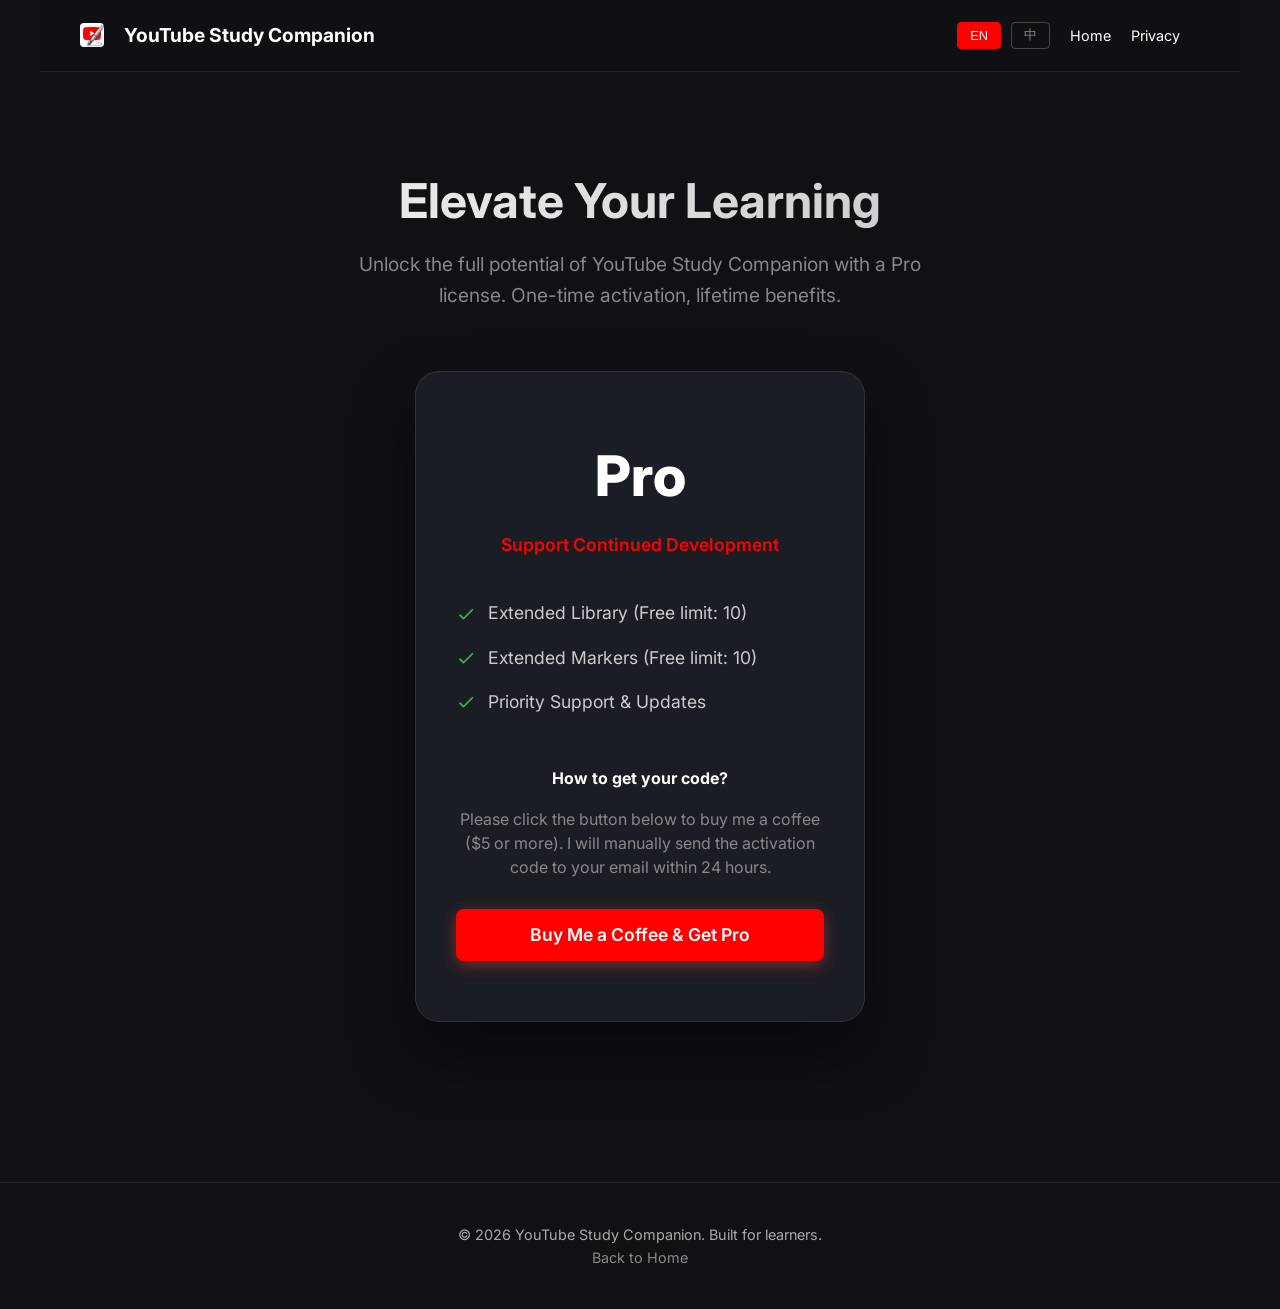
<file: docs/pricing.html>
<!DOCTYPE html>
<html lang="en">

<head>
    <meta charset="UTF-8">
    <meta name="viewport" content="width=device-width, initial-scale=1.0">
    <title>Pricing - YouTube Study Companion</title>
    <link rel="stylesheet" href="landing.css">
    <link href="https://fonts.googleapis.com/css2?family=Inter:wght@400;600;700&display=swap" rel="stylesheet">
    <style>
        body {
            font-family: 'Inter', sans-serif;
            background-color: #0f1115;
            color: #ccc;
            margin: 0;
            padding: 0;
        }

        header {
            display: flex;
            justify-content: space-between;
            align-items: center;
            padding: 20px 40px;
            background: rgba(15, 17, 21, 0.9);
            backdrop-filter: blur(10px);
            border-bottom: 1px solid #222;
            position: sticky;
            top: 0;
            z-index: 100;
        }

        .logo {
            font-weight: 700;
            color: #fff;
            display: flex;
            align-items: center;
            text-decoration: none;
        }

        /* Language Switcher */
        .lang-switch {
            display: flex;
            gap: 10px;
            margin-right: 20px;
        }

        .lang-btn {
            background: transparent;
            border: 1px solid #444;
            color: #888;
            padding: 4px 12px;
            cursor: pointer;
            border-radius: 4px;
            font-size: 0.8rem;
        }

        .lang-btn.active {
            background: #ff0000;
            color: #fff;
            border-color: #ff0000;
        }

        .lang-zh,
        .lang-en {
            display: none;
        }

        body.lang-en-active .lang-en {
            display: inline;
        }

        body.lang-zh-active .lang-zh {
            display: inline;
        }

        body.lang-en-active blockquote.lang-en,
        body.lang-en-active div.lang-en,
        body.lang-en-active p.lang-en,
        body.lang-en-active h1.lang-en,
        body.lang-en-active h2.lang-en,
        body.lang-en-active h3.lang-en,
        body.lang-en-active section.lang-en {
            display: block;
        }

        body.lang-zh-active blockquote.lang-zh,
        body.lang-zh-active div.lang-zh,
        body.lang-zh-active p.lang-zh,
        body.lang-zh-active h1.lang-zh,
        body.lang-zh-active h2.lang-zh,
        body.lang-zh-active h3.lang-zh,
        body.lang-zh-active section.lang-zh {
            display: block;
        }

        .cta-btn {
            background: #ff0000;
            color: #fff;
            padding: 12px 24px;
            border-radius: 8px;
            text-decoration: none;
            font-weight: 600;
            display: inline-block;
            transition: all 0.3s;
        }

        .cta-btn:hover {
            background: #cc0000;
            transform: translateY(-2px);
        }

        footer {
            padding: 40px 20px;
            text-align: center;
            border-top: 1px solid #222;
            margin-top: 60px;
        }
    </style>
</head>

<body class="lang-en-active">

    <header>
        <a href="index.html" class="logo">
            <img src="images/premium/icon.png" alt="Logo"
                style="width: 24px; height: 24px; margin-right: 10px; border-radius: 4px;">
            YouTube Study Companion
        </a>
        <nav style="display: flex; align-items: center;">
            <div class="lang-switch">
                <button id="btn-en" class="lang-btn active" onclick="switchLang('en')">EN</button>
                <button id="btn-zh" class="lang-btn" onclick="switchLang('zh')">中</button>
            </div>
            <a href="index.html" style="color:white; text-decoration:none; font-size:0.9rem; margin-right: 20px;">
                <span class="lang-en">Home</span>
                <span class="lang-zh">首頁</span>
            </a>
            <a href="privacy.html" style="color:white; text-decoration:none; font-size:0.9rem; margin-right: 20px;">
                <span class="lang-en">Privacy</span>
                <span class="lang-zh">隱私政策</span>
            </a>
        </nav>
    </header>

    <section id="pricing" style="padding: 100px 20px; text-align: center;">
        <h1 style="font-size: 3rem; margin-bottom: 20px; color: #fff;">
            <span class="lang-en">Elevate Your Learning</span>
            <span class="lang-zh">進階學習體驗</span>
        </h1>
        <p style="color: #888; max-width: 600px; margin: 0 auto 60px; font-size: 1.2rem;">
            <span class="lang-en">Unlock the full potential of YouTube Study Companion with a Pro license. One-time
                activation, lifetime benefits.</span>
            <span class="lang-zh">取得 Pro 授權，解鎖 YouTube Study Companion 的完整潛力。一次啟用，終身享有。</span>
        </p>

        <div
            style="max-width: 450px; margin: 0 auto; background: #1a1d23; padding: 60px 40px; border-radius: 24px; border: 1px solid #333; box-shadow: 0 30px 60px rgba(0,0,0,0.5);">
            <div style="font-size: 3.5rem; font-weight: 800; color: #fff; margin-bottom: 10px;">Pro</div>
            <p style="color: #ff0000; font-weight: 600; margin-bottom: 40px; font-size: 1.1rem;">
                <span class="lang-en">Support Continued Development</span>
                <span class="lang-zh">支持持續開發</span>
            </p>

            <ul
                style="text-align: left; color: #ccc; margin-bottom: 50px; list-style: none; padding: 0; font-size: 1.1rem;">
                <li style="margin-bottom: 16px; display: flex; align-items: center;">
                    <svg viewBox="0 0 24 24" width="20" height="20" fill="#4CAF50" style="margin-right: 12px;">
                        <path d="M9 16.17L4.83 12l-1.42 1.41L9 19 21 7l-1.41-1.41z" />
                    </svg>
                    <span class="lang-en">Extended Library (Free limit: 10)</span>
                    <span class="lang-zh">擴充學習庫數量 (免費版限制 10 部)</span>
                </li>
                <li style="margin-bottom: 16px; display: flex; align-items: center;">
                    <svg viewBox="0 0 24 24" width="20" height="20" fill="#4CAF50" style="margin-right: 12px;">
                        <path d="M9 16.17L4.83 12l-1.42 1.41L9 19 21 7l-1.41-1.41z" />
                    </svg>
                    <span class="lang-en">Extended Markers (Free limit: 10)</span>
                    <span class="lang-zh">增加標記數量 (免費版每組限制 10 個)</span>
                </li>
                <li style="margin-bottom: 16px; display: flex; align-items: center;">
                    <svg viewBox="0 0 24 24" width="20" height="20" fill="#4CAF50" style="margin-right: 12px;">
                        <path d="M9 16.17L4.83 12l-1.42 1.41L9 19 21 7l-1.41-1.41z" />
                    </svg>
                    <span class="lang-en">Priority Support & Updates</span>
                    <span class="lang-zh">優先技術支援與更新</span>
                </li>
            </ul>

            <h4 style="color: #fff; margin-bottom: 15px;">
                <span class="lang-en">How to get your code?</span>
                <span class="lang-zh">如何取得啟用碼？</span>
            </h4>
            <p style="font-size: 1rem; color: #888; margin-bottom: 30px; line-height: 1.5;">
                <span class="lang-en">Please click the button below to buy me a coffee ($5 or more). I will manually
                    send the activation code to your email within 24 hours.</span>
                <span class="lang-zh">請點擊下方按鈕支持作者 ($5 或更多)。我將在 24 小時內手動將啟用碼發送至您的電子郵件。</span>
            </p>

            <a href="https://www.buymeacoffee.com/victorhsu" target="_blank" class="cta-btn"
                style="width: 100%; box-sizing: border-box; display: block;">
                <span class="lang-en">Buy Me a Coffee & Get Pro</span>
                <span class="lang-zh">支持作者並取得 Pro</span>
            </a>
        </div>
    </section>

    <footer>
        <p>© 2026 YouTube Study Companion. Built for learners.</p>
        <p><a href="index.html" id="back-link" style="color: #888; text-decoration: none;">
                <span class="lang-en">Back to Home</span>
                <span class="lang-zh">返回首頁</span>
            </a></p>
    </footer>

    <script>
        function switchLang(lang) {
            document.body.classList.remove('lang-en-active', 'lang-zh-active');
            document.body.classList.add('lang-' + lang + '-active');
            document.getElementById('btn-en').classList.remove('active');
            document.getElementById('btn-zh').classList.remove('active');
            document.getElementById('btn-' + lang).classList.add('active');
            localStorage.setItem('preferred-lang', lang);
        }

        const savedLang = localStorage.getItem('preferred-lang');
        const userLang = navigator.language || navigator.userLanguage;
        if (savedLang) switchLang(savedLang);
        else if (userLang.includes('zh')) switchLang('zh');
        else switchLang('en');
    </script>
</body>

</html>
</file>
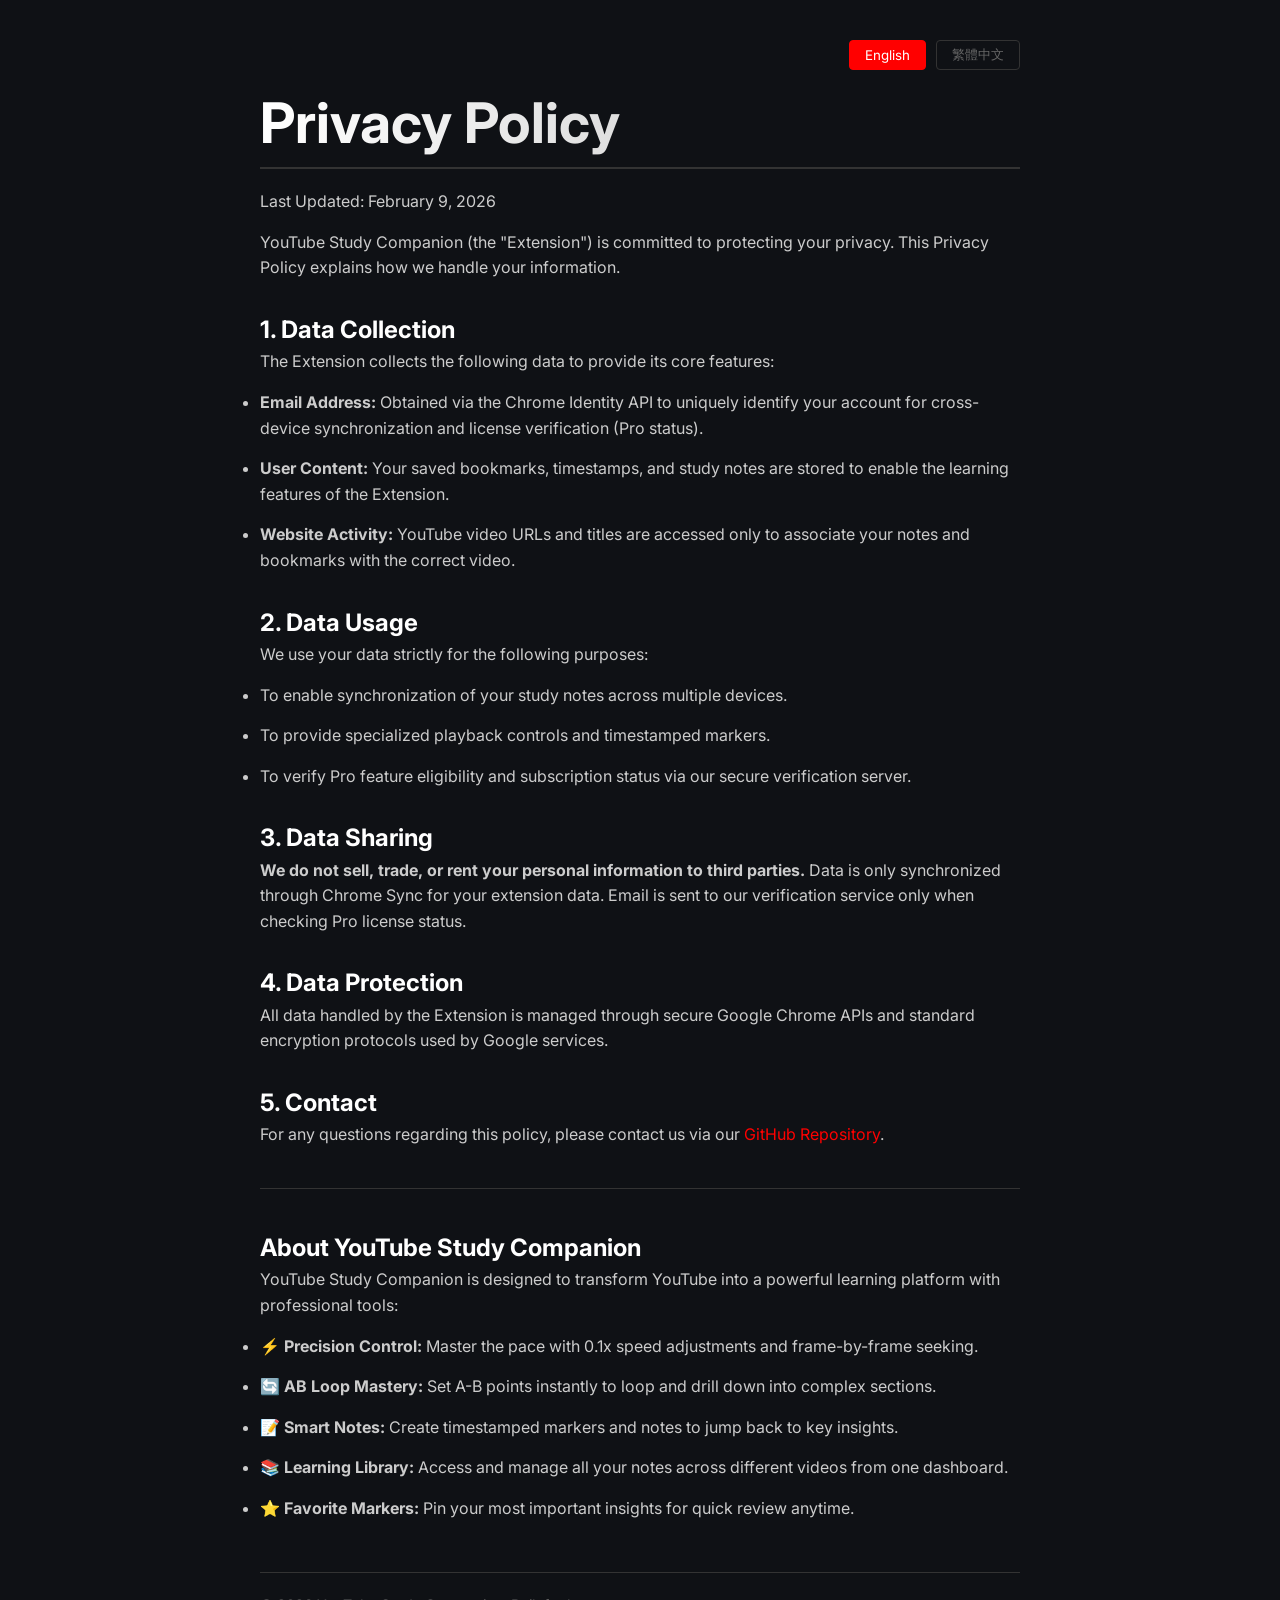
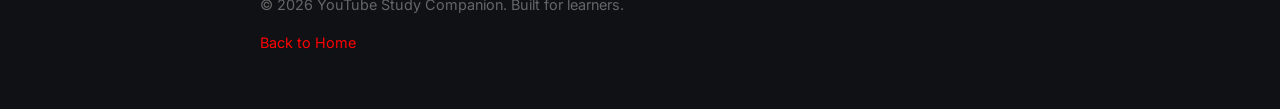
<file: docs/privacy.html>
<!DOCTYPE html>
<html lang="en">

<head>
    <meta charset="UTF-8">
    <meta name="viewport" content="width=device-width, initial-scale=1.0">
    <title>Privacy Policy - YouTube Study Companion</title>
    <link rel="stylesheet" href="landing.css">
    <link href="https://fonts.googleapis.com/css2?family=Inter:wght@400;600;700&display=swap" rel="stylesheet">
    <style>
        body {
            font-family: 'Inter', sans-serif;
            line-height: 1.6;
            color: #ccc;
            background-color: #0f1115;
            padding: 40px 20px;
            max-width: 800px;
            margin: 0 auto;
        }

        h1 {
            color: #fff;
            border-bottom: 2px solid #333;
            padding-bottom: 10px;
        }

        h2 {
            color: #fff;
            margin-top: 30px;
        }

        p,
        li {
            margin-bottom: 15px;
        }

        .footer {
            margin-top: 50px;
            font-size: 0.9rem;
            color: #666;
            border-top: 1px solid #333;
            padding-top: 20px;
        }

        a {
            color: #ff0000;
            text-decoration: none;
        }

        a:hover {
            text-decoration: underline;
        }

        /* Language Switcher */
        .lang-switch {
            display: flex;
            gap: 10px;
            margin-bottom: 20px;
            justify-content: flex-end;
        }

        .lang-btn {
            background: transparent;
            border: 1px solid #333;
            color: #666;
            padding: 5px 15px;
            cursor: pointer;
            border-radius: 4px;
            font-family: 'Inter', sans-serif;
            transition: all 0.2s;
        }

        .lang-btn.active {
            background: #ff0000;
            color: #fff;
            border-color: #ff0000;
        }

        .lang-btn:hover:not(.active) {
            border-color: #666;
            color: #ccc;
        }

        .content-section {
            display: none;
        }

        .content-section.active {
            display: block;
            animation: fadeIn 0.5s ease;
        }

        @keyframes fadeIn {
            from {
                opacity: 0;
            }

            to {
                opacity: 1;
            }
        }
    </style>
</head>

<body>

    <div class="lang-switch">
        <button class="lang-btn active" onclick="switchLang('en')">English</button>
        <button class="lang-btn" onclick="switchLang('zh')">繁體中文</button>
    </div>

    <!-- English Content -->
    <div id="en-content" class="content-section active">
        <h1>Privacy Policy</h1>
        <p>Last Updated: February 9, 2026</p>

        <p>YouTube Study Companion (the "Extension") is committed to protecting your privacy. This Privacy Policy
            explains
            how we handle your information.</p>

        <h2>1. Data Collection</h2>
        <p>The Extension collects the following data to provide its core features:</p>
        <ul>
            <li><strong>Email Address:</strong> Obtained via the Chrome Identity API to uniquely identify your account
                for
                cross-device synchronization and license verification (Pro status).</li>
            <li><strong>User Content:</strong> Your saved bookmarks, timestamps, and study notes are stored to enable
                the
                learning features of the Extension.</li>
            <li><strong>Website Activity:</strong> YouTube video URLs and titles are accessed only to associate your
                notes
                and bookmarks with the correct video.</li>
        </ul>

        <h2>2. Data Usage</h2>
        <p>We use your data strictly for the following purposes:</p>
        <ul>
            <li>To enable synchronization of your study notes across multiple devices.</li>
            <li>To provide specialized playback controls and timestamped markers.</li>
            <li>To verify Pro feature eligibility and subscription status via our secure verification server.</li>
        </ul>

        <h2>3. Data Sharing</h2>
        <p><strong>We do not sell, trade, or rent your personal information to third parties.</strong> Data is only
            synchronized through Chrome Sync for your extension data. Email is sent to our verification service only
            when checking Pro license status.</p>

        <h2>4. Data Protection</h2>
        <p>All data handled by the Extension is managed through secure Google Chrome APIs and standard encryption
            protocols
            used by Google services.</p>

        <h2>5. Contact</h2>
        <p>For any questions regarding this policy, please contact us via our <a
                href="https://github.com/victor-hsu0618/youtube-sidebar-control">GitHub Repository</a>.</p>

        <hr style="border: 0; border-top: 1px solid #333; margin: 40px 0;">

        <h2>About YouTube Study Companion</h2>
        <p>YouTube Study Companion is designed to transform YouTube into a powerful learning platform with professional
            tools:</p>
        <ul>
            <li><strong>⚡ Precision Control:</strong> Master the pace with 0.1x speed adjustments and frame-by-frame
                seeking.</li>
            <li><strong>🔄 AB Loop Mastery:</strong> Set A-B points instantly to loop and drill down into complex
                sections.
            </li>
            <li><strong>📝 Smart Notes:</strong> Create timestamped markers and notes to jump back to key insights.</li>
            <li><strong>📚 Learning Library:</strong> Access and manage all your notes across different videos from one
                dashboard.</li>
            <li><strong>⭐ Favorite Markers:</strong> Pin your most important insights for quick review anytime.</li>
        </ul>
    </div>

    <!-- Traditional Chinese Content -->
    <div id="zh-content" class="content-section">
        <h1>隱私權政策 (Privacy Policy)</h1>
        <p>最後更新日期：2026 年 2 月 9 日</p>

        <p>YouTube Study Companion（以下簡稱「本擴充功能」）致力於保護您的隱私。本隱私權政策說明我們如何處理您的資訊。</p>

        <h2>1. 資料收集</h2>
        <p>本擴充功能收集以下資料以提供核心服務：</p>
        <ul>
            <li><strong>電子郵件地址 (Email Address)：</strong> 透過 Chrome Identity API 取得，僅用於識別您的帳戶以進行跨裝置同步以及驗證 Pro 版授權資格。</li>
            <li><strong>使用者內容 (User Content)：</strong> 我們會儲存您的書籤、時間戳記及學習筆記，以提供學習輔助功能。</li>
            <li><strong>網站活動 (Website Activity)：</strong> 僅存取 YouTube 影片連結及標題，以便將您的筆記正確關聯至對應的影片。</li>
        </ul>

        <h2>2. 資料使用</h2>
        <p>我們會將您的資料嚴格用於以下用途：</p>
        <ul>
            <li>啟用多裝置間的學習筆記同步功能。</li>
            <li>提供專業播放控制及時間戳記標記功能。</li>
            <li>透過我們安全的驗證伺服器來確認 Pro 版功能的使用資格與訂閱狀態。</li>
        </ul>

        <h2>3. 資料分享</h2>
        <p><strong>我們絕不出售、交易或出租您的個人資訊給第三方。</strong> 擴充功能資料會透過 Chrome Sync
            進行同步；電子郵件僅在驗證 Pro 授權狀態時傳送至驗證服務。</p>

        <h2>4. 資料保護</h2>
        <p>本擴充功能處理的所有資料均透過安全的 Google Chrome API 及 Google 服務採用的標準加密協定進行管理。</p>

        <h2>5. 聯絡我們</h2>
        <p>若對本政策有任何疑問，請透過我們的 <a href="https://github.com/victor-hsu0618/youtube-sidebar-control">GitHub Repository</a>
            聯繫我們。</p>

        <hr style="border: 0; border-top: 1px solid #333; margin: 40px 0;">

        <h2>關於 YouTube Study Companion</h2>
        <p>YouTube Study Companion 旨在將 YouTube 轉變為強大的學習平台，提供以下專業工具：</p>
        <ul>
            <li><strong>⚡ 精準控制：</strong> 透過 0.1x 速度調整及逐格播放，完全掌握學習節奏。</li>
            <li><strong>🔄 AB 循環播放：</strong> 快速設定 A-B 點循環，深入鑽研複雜片段。</li>
            <li><strong>📝 智慧筆記：</strong> 建立帶有時間戳記的筆記，快速回顧關鍵洞見。</li>
            <li><strong>📚 學習資料庫：</strong> 透過儀表板管理跨影片的所有學習筆記。</li>
            <li><strong>⭐ 重點收藏：</strong> 釘選最重要的筆記，隨時快速複習。</li>
        </ul>
    </div>

    <div class="footer">
        <p>© 2026 YouTube Study Companion. Built for learners.</p>
        <p><a href="index.html" id="back-link">Back to Home</a></p>
    </div>

    <script>
        function switchLang(lang) {
            // Update buttons
            document.querySelectorAll('.lang-btn').forEach(btn => {
                btn.classList.remove('active');
            });
            const activeBtnIndex = lang === 'en' ? 0 : 1;
            // distinct buttons might not be in order if HTML changed, 
            // but for this simple page, selecting by index 0/1 matches the HTML structure (English first, Chinese second)
            const buttons = document.querySelectorAll('.lang-btn');
            if (lang === 'en' && buttons[0]) buttons[0].classList.add('active');
            if (lang === 'zh' && buttons[1]) buttons[1].classList.add('active');

            // Update content visibility
            document.getElementById('en-content').classList.remove('active');
            document.getElementById('zh-content').classList.remove('active');

            document.getElementById(lang + '-content').classList.add('active');

            // Update footer link text
            const backLink = document.getElementById('back-link');
            if (lang === 'zh') {
                backLink.textContent = "返回首頁";
            } else {
                backLink.textContent = "Back to Home";
            }

            // Save preference
            localStorage.setItem('preferred-lang', lang);
        }

        // Auto-detect browser language or saved preference
        const savedLang = localStorage.getItem('preferred-lang');
        const userLang = navigator.language || navigator.userLanguage;

        if (savedLang) {
            switchLang(savedLang);
        } else if (userLang.includes('zh')) {
            switchLang('zh');
        } else {
            // Default to English if no preference and not Chinese browser
            // No need to call switchLang('en') explicitly as HTML defaults to English, 
            // but calling it ensures button states are correct if we add more logic.
            // Let's call it to be safe for button states.
            switchLang('en');
        }
    </script>
</body>

</html>
</file>
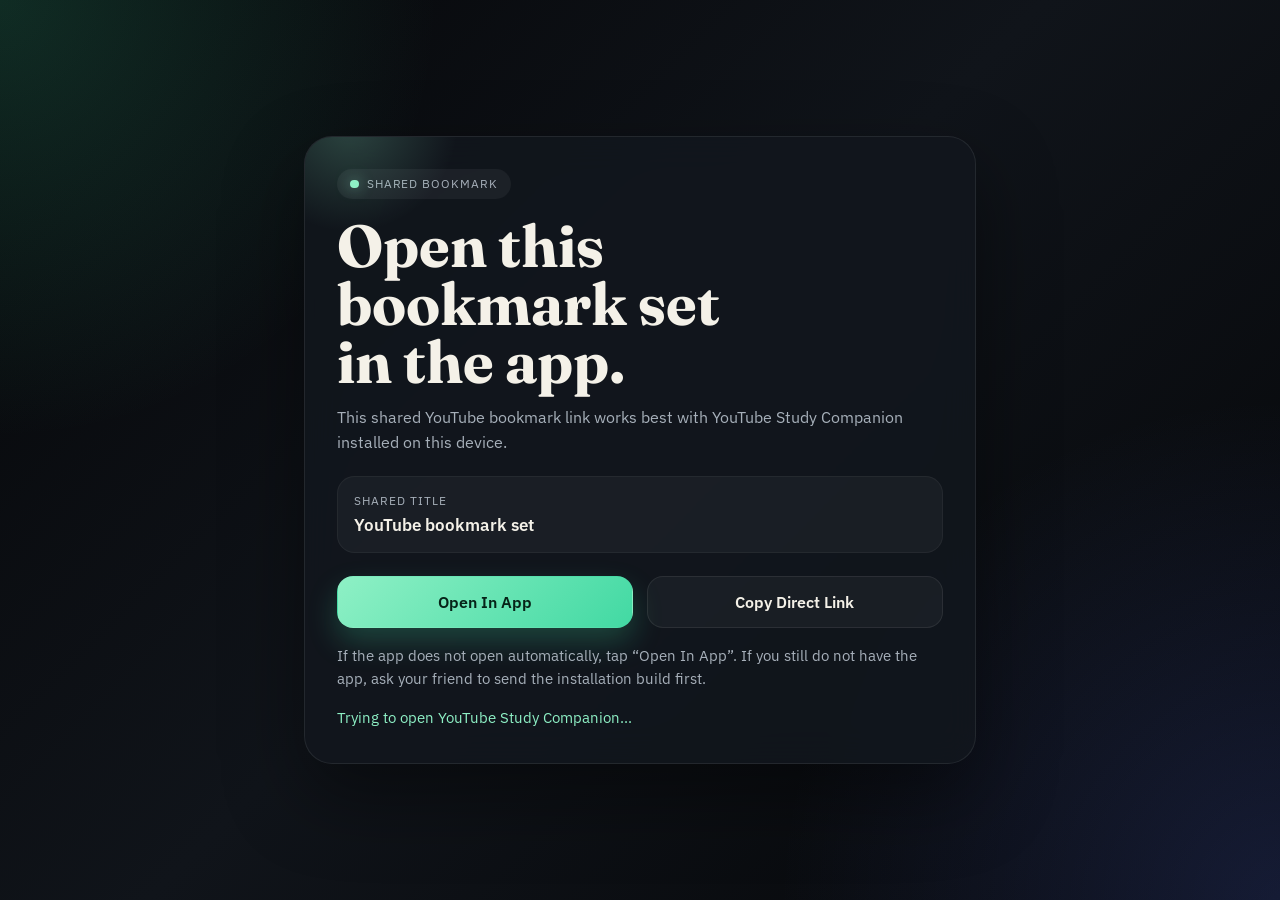
<file: docs/share.html>
<!DOCTYPE html>
<html lang="en">
<head>
  <meta charset="UTF-8">
  <meta name="viewport" content="width=device-width, initial-scale=1.0">
  <title>Open Shared Bookmark - YouTube Study Companion</title>
  <link rel="preconnect" href="https://fonts.googleapis.com">
  <link rel="preconnect" href="https://fonts.gstatic.com" crossorigin>
  <link href="https://fonts.googleapis.com/css2?family=Fraunces:opsz,wght@9..144,600;9..144,700&family=IBM+Plex+Sans:wght@400;500;600&display=swap" rel="stylesheet">
  <style>
    :root {
      --bg: #0b0d10;
      --panel: rgba(18, 23, 30, 0.86);
      --panel-border: rgba(255, 255, 255, 0.08);
      --text: #f4f1e8;
      --muted: #a7b0ba;
      --accent: #8ef0c5;
      --accent-strong: #42d9a3;
      --accent-soft: rgba(142, 240, 197, 0.16);
      --shadow: 0 32px 80px rgba(0, 0, 0, 0.42);
    }

    * { box-sizing: border-box; }

    body {
      margin: 0;
      min-height: 100vh;
      font-family: "IBM Plex Sans", sans-serif;
      color: var(--text);
      background:
        radial-gradient(circle at top left, rgba(66, 217, 163, 0.18), transparent 28%),
        radial-gradient(circle at bottom right, rgba(95, 124, 255, 0.18), transparent 32%),
        linear-gradient(135deg, #050608 0%, #10141a 48%, #050608 100%);
      display: grid;
      place-items: center;
      padding: 1.25rem;
    }

    .noise {
      position: fixed;
      inset: 0;
      pointer-events: none;
      opacity: 0.08;
      background-image: radial-gradient(rgba(255,255,255,0.4) 0.6px, transparent 0.6px);
      background-size: 14px 14px;
      mix-blend-mode: soft-light;
    }

    .shell {
      width: min(100%, 44rem);
      padding: 1rem;
    }

    .card {
      position: relative;
      overflow: hidden;
      background: var(--panel);
      border: 1px solid var(--panel-border);
      border-radius: 1.75rem;
      box-shadow: var(--shadow);
      backdrop-filter: blur(18px);
      padding: 1.5rem;
    }

    .card::before {
      content: "";
      position: absolute;
      inset: -20% auto auto -10%;
      width: 14rem;
      height: 14rem;
      background: radial-gradient(circle, rgba(142, 240, 197, 0.22), transparent 68%);
      pointer-events: none;
    }

    .eyebrow {
      display: inline-flex;
      align-items: center;
      gap: 0.5rem;
      padding: 0.45rem 0.8rem;
      border-radius: 999px;
      background: rgba(255,255,255,0.05);
      color: var(--muted);
      font-size: 0.76rem;
      letter-spacing: 0.08em;
      text-transform: uppercase;
    }

    .dot {
      width: 0.55rem;
      height: 0.55rem;
      border-radius: 999px;
      background: var(--accent);
      box-shadow: 0 0 14px rgba(142, 240, 197, 0.6);
    }

    h1 {
      font-family: "Fraunces", serif;
      font-size: clamp(2rem, 6vw, 3.7rem);
      line-height: 0.98;
      margin: 1.15rem 0 0.85rem;
      max-width: 11ch;
    }

    p {
      margin: 0;
      color: var(--muted);
      line-height: 1.6;
      font-size: 1rem;
    }

    .meta {
      margin-top: 1.25rem;
      padding: 1rem;
      border-radius: 1.1rem;
      background: rgba(255,255,255,0.04);
      border: 1px solid rgba(255,255,255,0.05);
    }

    .meta-label {
      font-size: 0.76rem;
      letter-spacing: 0.08em;
      text-transform: uppercase;
      color: var(--muted);
      margin-bottom: 0.4rem;
    }

    .meta-title {
      font-size: 1.05rem;
      font-weight: 600;
      color: var(--text);
      word-break: break-word;
    }

    .actions {
      display: grid;
      gap: 0.85rem;
      margin-top: 1.4rem;
    }

    .button {
      display: inline-flex;
      justify-content: center;
      align-items: center;
      min-height: 3.25rem;
      padding: 0.9rem 1.1rem;
      border-radius: 1rem;
      text-decoration: none;
      font-weight: 600;
      transition: transform 180ms ease, background 180ms ease, border-color 180ms ease;
      border: 1px solid transparent;
      text-align: center;
    }

    .button:active {
      transform: scale(0.985);
    }

    .button-primary {
      background: linear-gradient(135deg, var(--accent) 0%, var(--accent-strong) 100%);
      color: #062318;
      box-shadow: 0 14px 30px rgba(66, 217, 163, 0.24);
    }

    .button-secondary {
      background: rgba(255,255,255,0.04);
      color: var(--text);
      border-color: rgba(255,255,255,0.08);
    }

    .footnote {
      margin-top: 1rem;
      font-size: 0.92rem;
      color: var(--muted);
    }

    .status {
      margin-top: 1rem;
      color: var(--accent);
      font-size: 0.95rem;
      min-height: 1.5rem;
    }

    @media (min-width: 768px) {
      .card {
        padding: 2rem;
      }

      .actions {
        grid-template-columns: 1fr 1fr;
      }
    }
  </style>
</head>
<body>
  <div class="noise" aria-hidden="true"></div>
  <main class="shell">
    <section class="card">
      <div class="eyebrow"><span class="dot"></span> Shared Bookmark</div>
      <h1>Open this bookmark set in the app.</h1>
      <p>This shared YouTube bookmark link works best with YouTube Study Companion installed on this device.</p>

      <div class="meta">
        <div class="meta-label">Shared Title</div>
        <div class="meta-title" id="shared-title">YouTube bookmark set</div>
      </div>

      <div class="actions">
        <a id="open-app" class="button button-primary" href="#">Open In App</a>
        <a id="copy-link" class="button button-secondary" href="#">Copy Direct Link</a>
      </div>

      <p class="footnote">If the app does not open automatically, tap “Open In App”. If you still do not have the app, ask your friend to send the installation build first.</p>
      <div class="status" id="status"></div>
    </section>
  </main>

  <script>
    const params = new URLSearchParams(window.location.search);
    const shareId = params.get('id') || '';
    const title = params.get('title') || 'YouTube bookmark set';
    const target = params.get('target') || (shareId ? `youtube-study-companion://share/${shareId}` : 'youtube-study-companion://');

    const titleEl = document.getElementById('shared-title');
    const openButton = document.getElementById('open-app');
    const copyButton = document.getElementById('copy-link');
    const statusEl = document.getElementById('status');

    titleEl.textContent = title;
    openButton.href = target;

    copyButton.addEventListener('click', async (event) => {
      event.preventDefault();
      try {
        await navigator.clipboard.writeText(target);
        statusEl.textContent = 'Direct app link copied.';
      } catch {
        statusEl.textContent = 'Copy failed. Please long-press the button and copy the link manually.';
      }
    });

    let navigatedAway = false;
    window.addEventListener('pagehide', () => {
      navigatedAway = true;
    });

    const tryOpen = () => {
      statusEl.textContent = 'Trying to open YouTube Study Companion...';
      window.location.href = target;
      window.setTimeout(() => {
        if (!navigatedAway) {
          statusEl.textContent = 'If nothing happened, tap “Open In App”. Some chat apps block direct app opening.';
        }
      }, 1400);
    };

    window.setTimeout(tryOpen, 250);
  </script>
</body>
</html>
</file>
<file: docs/landing.css>
:root {
    --bg-color: #0f0f0f;
    --card-bg: #1e1e1e;
    --text-primary: #ffffff;
    --text-secondary: #aaaaaa;
    --accent-blue: #3ea6ff;
    --accent-red: #ff4e45;
    /* Primary Brand Color */
    --font-family: 'Inter', system-ui, -apple-system, sans-serif;
}

* {
    box-sizing: border-box;
    margin: 0;
    padding: 0;
}

body {
    background-color: var(--bg-color);
    color: var(--text-primary);
    font-family: var(--font-family);
    line-height: 1.6;
}

/* Header */
header {
    padding: 20px 40px;
    display: flex;
    justify-content: space-between;
    align-items: center;
    max-width: 1200px;
    margin: 0 auto;
}

.logo {
    font-size: 1.2rem;
    font-weight: 700;
    color: var(--text-primary);
    display: flex;
    align-items: center;
    gap: 10px;
}

.logo svg {
    fill: var(--accent-red);
    width: 24px;
    height: 24px;
}

/* Hero Section */
.hero {
    text-align: center;
    padding: 100px 20px;
    max-width: 900px;
    margin: 0 auto;
}

h1 {
    font-size: 3.5rem;
    line-height: 1.2;
    margin-bottom: 20px;
    background: linear-gradient(to right, #fff, #bbb);
    -webkit-background-clip: text;
    background-clip: text;
    -webkit-text-fill-color: transparent;
}

p.subtitle {
    font-size: 1.2rem;
    color: var(--text-secondary);
    margin-bottom: 40px;
    max-width: 600px;
    margin-left: auto;
    margin-right: auto;
}

.cta-btn {
    display: inline-block;
    background-color: var(--accent-red);
    color: white;
    padding: 14px 32px;
    border-radius: 30px;
    font-size: 1.1rem;
    font-weight: 600;
    text-decoration: none;
    transition: transform 0.2s, box-shadow 0.2s;
    box-shadow: 0 4px 15px rgba(255, 78, 69, 0.4);
}

.cta-btn:hover {
    transform: translateY(-2px);
    box-shadow: 0 6px 20px rgba(255, 78, 69, 0.6);
}

/* Feature Grid */
.features {
    padding: 80px 20px;
    background-color: #151515;
}

.grid {
    display: grid;
    grid-template-columns: repeat(auto-fit, minmax(250px, 1fr));
    gap: 30px;
    max-width: 1200px;
    margin: 0 auto;
}

.feature-card {
    background: var(--card-bg);
    padding: 30px;
    border-radius: 16px;
    border: 1px solid #333;
    transition: border-color 0.3s;
}

.feature-card:hover {
    border-color: var(--accent-red);
}

.feature-card h3 {
    margin-bottom: 12px;
    font-size: 1.3rem;
    color: var(--text-primary);
}

.feature-card p {
    color: var(--text-secondary);
    font-size: 0.95rem;
}

/* Footer */
footer {
    text-align: center;
    padding: 40px 20px;
    color: var(--text-secondary);
    font-size: 0.9rem;
    border-top: 1px solid #222;
}

footer a {
    color: var(--accent-red);
    text-decoration: none;
}

/* Responsive */
@media (max-width: 768px) {
    h1 {
        font-size: 2.5rem;
    }

    .hero {
        padding: 60px 20px;
    }
}
</file>
<file: sidebar.css>
:root {
  --bg-color: #0f0f0f;
  --card-bg: #1e1e1e;
  --text-primary: #ffffff;
  --text-secondary: #aaaaaa;
  --accent-color: #3ea6ff;
  --accent-hover: #65b8ff;
  --danger-color: #ff4e45;
  --warning-color: #f1c40f;
  --success-color: #4cc713;
  --border-radius: 12px;
  --spacing-sm: 6px;
  --spacing-md: 12px;
  --font-family: 'Inter', system-ui, -apple-system, sans-serif;
}

* {
  box-sizing: border-box;
  margin: 0;
  padding: 0;
}

body {
  background-color: var(--bg-color);
  color: var(--text-primary);
  font-family: var(--font-family);
  font-size: 14px;
  padding: 10px;
  height: 100vh;
  overflow: hidden;
  /* Hide main body scroll */
}

/* Scrollbar */
::-webkit-scrollbar {
  width: 8px;
}

::-webkit-scrollbar-track {
  background: var(--bg-color);
}

::-webkit-scrollbar-thumb {
  background: #333;
  border-radius: 4px;
}

.container {
  display: flex;
  flex-direction: column;
  gap: 10px;
  height: 100%;
  overflow: hidden;
  /* CRITICAL: Confines all views to the viewport height */
}

/* Views Layout */
#view-player,
#view-favorites,
#view-settings {
  display: none;
  flex: 1;
  flex-direction: column;
  min-height: 0;
  gap: 8px;
  /* Slightly tighter gap */
  overflow: hidden;
}

#favorites-list {
  flex: 1;
  overflow-y: auto;
  min-height: 0;
  padding-right: 4px;
}

.library-source-tabs {
  display: grid;
  grid-template-columns: repeat(2, minmax(0, 1fr));
  gap: 0.25rem;
  padding: 0.25rem;
  background: #171717;
  border: 1px solid #303030;
  border-radius: 0.625rem;
}

.library-source-tab {
  min-height: 2.75rem;
  padding: 0.4rem;
  color: #aaa;
  background: transparent;
  border: 0;
  border-radius: 0.4rem;
  font: 600 0.8rem var(--font-family);
  cursor: pointer;
}

.library-source-tab.active {
  color: #fff;
  background: #303030;
  box-shadow: inset 0 -2px var(--accent-color);
}

.library-source-tab:focus-visible,
.youtube-playlist-open:focus-visible,
.youtube-playlist-remove:focus-visible {
  outline: 2px solid var(--accent-color);
  outline-offset: 2px;
}

.youtube-scan-bar {
  align-items: center;
  gap: 0.75rem;
  padding: 0.75rem;
  color: #ddd;
  background: #171e25;
  border: 1px solid #294866;
  border-radius: 0.5rem;
}

.youtube-scan-copy { display:flex; flex:1; min-width:0; flex-direction:column; gap:0.25rem; }
.youtube-scan-copy strong { color:#fff; font-size:0.875rem; }
.youtube-scan-copy span { color:#aaa; font-size:0.75rem; line-height:1.4; }
.youtube-scan-actions { display:grid; grid-template-columns:repeat(2, minmax(0, 1fr)); gap:0.3rem; flex:0 0 auto; }

.youtube-scan-bar .secondary-btn {
  display: inline-flex;
  align-items:center;
  justify-content:center;
  width:auto;
  min-width:0;
  min-height: 2.1rem;
  margin: 0;
  padding: 0.35rem 0.5rem;
  border-color: var(--accent-color);
  color: #fff;
  background:var(--accent-color);
  font-size:0.68rem;
  font-weight: 600;
  white-space:nowrap;
}

.youtube-scan-bar .secondary-btn:hover { background:#2588d4; border-color:#2588d4; }

.playlist-empty {
  padding: 1.5rem 0.75rem;
  color: #999;
  text-align: center;
  line-height: 1.5;
}

.youtube-playlist-card {
  display: flex;
  align-items: stretch;
  gap: 0.25rem;
  margin-bottom: 0.5rem;
  background: var(--card-bg);
  border: 1px solid #333;
  border-radius: 0.625rem;
}

.youtube-playlist-open {
  display: flex;
  flex: 1;
  min-width: 0;
  min-height: 3.5rem;
  flex-direction: column;
  justify-content: center;
  gap: 0.2rem;
  padding: 0.65rem 0.75rem;
  color: #fff;
  background: none;
  border: 0;
  text-align: left;
  cursor: pointer;
}

.youtube-playlist-open:hover { background: #2a2a2a; }
.youtube-playlist-title { overflow: hidden; text-overflow: ellipsis; white-space: nowrap; font-weight: 600; }
.youtube-playlist-detail { color: var(--accent-color); font-size: 0.75rem; }
.youtube-playlist-remove { min-width: 2.75rem; color: #999; background: none; border: 0; font-size: 1.4rem; cursor: pointer; }
.youtube-playlist-remove:hover { color: var(--danger-color); }
.youtube-playlist-pin { min-width:2.75rem; color:#888; background:none; border:0; font-size:1.1rem; cursor:pointer; }
.youtube-playlist-pin.pinned { color:#f1c40f; }
.youtube-playlist-pin:hover { color:#f1c40f; }
.youtube-scan-bar .secondary-btn.scanning { color:#fff; background:#493538; border-color:#a4555d; }

.storage-usage-label { display:flex; align-items:center; gap:0.3rem; font-size:9px; color:#777; }
.storage-help-link {
  display:inline-flex;
  width:14px;
  height:14px;
  align-items:center;
  justify-content:center;
  border:1px solid #666;
  border-radius:50%;
  color:#aaa;
  font-size:9px;
  font-weight:700;
  line-height:1;
  text-decoration:none;
}
.storage-help-link:hover,
.storage-help-link:focus-visible { color:#fff; border-color:var(--accent-color); outline:none; }

/* Player View Specific */
.player-top-panel {
  display: flex;
  flex-direction: column;
  gap: 8px;
  flex-shrink: 0;
  /* Prevent shrinking */
  /* Optional: if you want the top panel to be scrollable if screen is TINY */
  /* overflow-y: auto; */
  /* max-height: 50vh; */
}

.bookmarks-section {
  display: flex;
  flex-direction: column;
  flex: 1;
  /* Take remaining space */
  min-height: 0;
  /* Allow shrinking for scroll */
  padding: 0 !important;
  /* Reset padding to handle inner logic if needed, or keep unified */
  border: 1px solid #333;
  background-color: var(--card-bg);
  border-radius: var(--border-radius);
  overflow: hidden;
  /* Contain children */
}

.bookmarks-sticky-header {
  padding: 8px 12px 0 12px;
  background: var(--card-bg);
  /* Ensure opaque background */
  flex-shrink: 0;
  z-index: 5;
}

/* Bookmarks List Container */
.bookmarks-list-container {
  padding: 0 12px 12px 12px;
  overflow-y: auto;
  /* Scroll THIS area */
  flex: 1;
  min-height: 0;
  /* CRITICAL: Allows flex child to shrink below content size */
  position: relative;
  /* CRITICAL: Acts as the offsetParent for markers */
}

/* Since we moved padding to inner container, remove conflict if any */

/* Header & Nav */
header {
  display: flex;
  align-items: center;
  background: #202020;
  padding: 4px 10px;
  border-radius: 10px;
  margin-bottom: 2px;
}

.nav-controls {
  display: flex;
  align-items: center;
  gap: 4px;
  flex: 1;
}

.brand-assets {
  display: flex;
  align-items: center;
  gap: 6px;
  margin-right: 12px;
  padding-right: 12px;
  border-right: 1px solid #333;
}

.version-badge {
  font-size: 9px;
  font-weight: 700;
  color: #666;
  font-family: monospace;
}

.version-badge.local-build {
  color: var(--warning-color);
}

.pro-badge {
  font-size: 10px;
  font-weight: 800;
  background: linear-gradient(135deg, #ffd700, #ff8c00);
  color: #000;
  padding: 2px 6px;
  border-radius: 4px;
  margin-left: 4px;
  box-shadow: 0 0 10px rgba(255, 215, 0, 0.3);
}

.upgrade-btn {
  font-size: 10px;
  font-weight: 700;
  background: var(--accent-color);
  color: #000;
  border: none;
  padding: 2px 8px;
  border-radius: 4px;
  margin-left: 4px;
  cursor: pointer;
  animation: pulse-glow 2s infinite;
}

@keyframes pulse-glow {
  0% {
    box-shadow: 0 0 0 0 rgba(62, 166, 255, 0.4);
  }

  70% {
    box-shadow: 0 0 0 6px rgba(62, 166, 255, 0);
  }

  100% {
    box-shadow: 0 0 0 0 rgba(62, 166, 255, 0);
  }
}

.header-add-btn {
  display: none;
  /* Removed in 2.4 */
}

.nav-btn {
  background: transparent;
  color: var(--text-secondary);
  border: none;
  font-size: 13px;
  font-weight: 600;
  cursor: pointer;
  padding: 4px 8px;
  border-radius: 6px;
}

.nav-btn.active {
  background: #444;
  color: var(--text-primary);
}

.nav-btn:hover {
  color: var(--text-primary);
}

.status-indicator {
  width: 6px;
  height: 6px;
  border-radius: 50%;
  background-color: #444;
  transition: all 0.3s;
}

.status-indicator.connected {
  background-color: var(--success-color);
  box-shadow: 0 0 6px var(--success-color);
}

/* Video Meta Bar (Refined for v3.0) */
.video-meta-bar {
  display: flex;
  flex-direction: column;
  /* Stacked layout for more title space */
  gap: 10px;
  background: #1a1a1a;
  padding: 10px 12px;
  border-radius: 10px;
  border: 1px solid #333;
}

.current-title {
  font-weight: 600;
  font-size: 14px;
  color: #fff;
  line-height: 1.4;
  width: 100%;

  /* Multi-line truncation (Allow up to 3 lines) */
  display: -webkit-box;
  line-clamp: 3;
  -webkit-line-clamp: 3;
  -webkit-box-orient: vertical;
  overflow: hidden;
  white-space: normal;
  transition: color 0.3s ease;
}

.current-title.detached {
  color: var(--warning-color);
  /* Amber: Warning tab is hidden in SAME window */
  opacity: 0.9;
}

.current-title.remote {
  color: var(--accent-color);
  /* Blue: Info/Success for remote window control */
  opacity: 1;
}

.connection-strip {
  display: flex;
  align-items: center;
  justify-content: space-between;
  gap: 8px;
  min-height: 30px;
  padding: 6px 8px;
  border: 1px solid rgba(255, 255, 255, 0.08);
  border-radius: 6px;
  background: rgba(255, 255, 255, 0.035);
}

.connection-strip.active {
  border-color: rgba(76, 199, 19, 0.35);
}

.connection-strip.hidden-tab {
  border-color: rgba(241, 196, 15, 0.4);
  background: rgba(241, 196, 15, 0.08);
}

.connection-strip.remote {
  border-color: rgba(62, 166, 255, 0.4);
  background: rgba(62, 166, 255, 0.08);
}

.connection-strip.disconnected {
  opacity: 0.75;
}

.connection-copy {
  min-width: 0;
  display: flex;
  flex-direction: column;
  gap: 2px;
}

.connection-state {
  font-size: 10px;
  font-weight: 800;
  letter-spacing: 0.02em;
  color: var(--text-secondary);
  text-transform: uppercase;
}

.connection-strip.active .connection-state {
  color: var(--success-color);
}

.connection-strip.hidden-tab .connection-state {
  color: var(--warning-color);
}

.connection-strip.remote .connection-state {
  color: var(--accent-color);
}

.connection-target {
  color: #aaa;
  font-size: 10px;
  line-height: 1.25;
  overflow: hidden;
  text-overflow: ellipsis;
  white-space: nowrap;
  max-width: 100%;
}

.connection-actions {
  display: flex;
  align-items: center;
  gap: 4px;
  flex-shrink: 0;
}

.connection-btn {
  border: 1px solid #3a3a3a;
  background: #151515;
  color: #cfcfcf;
  border-radius: 4px;
  font-size: 10px;
  line-height: 1;
  padding: 5px 7px;
  cursor: pointer;
}

.connection-btn:hover {
  border-color: var(--accent-color);
  color: #fff;
}

.tab-detach-action {
  border: 1px solid rgba(255, 180, 0, 0.45);
  background: rgba(0, 0, 0, 0.25);
  color: #ffb400;
  border-radius: 4px;
  font-size: 10px;
  line-height: 1;
  padding: 4px 6px;
  cursor: pointer;
  white-space: nowrap;
}

.tab-detach-action:hover {
  background: rgba(255, 180, 0, 0.18);
  color: #fff;
}

.video-meta-actions {
  display: flex;
  justify-content: flex-end;
  align-items: center;
  gap: 6px;
  width: 100%;
  padding-top: 4px;
  border-top: 1px solid rgba(255, 255, 255, 0.05);
  /* Subtle separator */
}


.small-btn {
  width: 24px;
  height: 24px;
  font-size: 12px;
  background: transparent;
  color: #888;
}

.small-btn.active svg {
  fill: var(--accent-color);
  color: var(--accent-color);
}

.small-btn:hover {
  color: var(--accent-color);
  background: #333;
}


/* Combined Playback & Progress Section */
.playback-bar {
  background-color: var(--card-bg);
  border-radius: var(--border-radius);
  padding: 12px;
  border: 1px solid #333;
  display: flex;
  flex-direction: column;
  gap: 8px;
}

.time-display {
  display: flex;
  justify-content: space-between;
  font-family: monospace;
  font-size: 12px;
  color: var(--accent-color);
  margin-bottom: 2px;
}

.progress-wrapper {
  position: relative;
  width: 100%;
  height: 24px;
  display: flex;
  align-items: flex-end;
  padding-bottom: 4px;
}

.progress-markers {
  position: absolute;
  top: 0;
  left: 0;
  right: 0;
  height: 100%;
  pointer-events: none;
}

.loop-marker {
  position: absolute;
  top: 18px;
  /* Positioned below the 4px bar */
  width: 10px;
  height: 8px;
  background: var(--accent-color);
  clip-path: polygon(50% 0%, 0% 100%, 100% 100%);
  transform: translateX(-50%);
  transition: left 0.1s ease, opacity 0.3s ease;
  z-index: 10;
  display: none;
}

.loop-marker.visible {
  display: block;
}

.loop-marker.marker-a {
  background: var(--success-color);
  /* Green for Start */
}

.loop-marker.marker-b {
  background: var(--warning-color);
  /* Yellow for End */
}

.loop-marker:hover {
  filter: brightness(1.2);
  transform: translateX(-50%) scale(1.2);
}

.mini-label:hover {
  color: var(--accent-light) !important;
  text-shadow: 0 0 5px rgba(255, 255, 255, 0.3);
}

.progress-bar {
  width: 100%;
  accent-color: var(--danger-color);
  height: 4px;
  margin: 0;
  cursor: pointer;
  z-index: 5;
}

/* Integrated Loop UI */
.compact-loop-row {
  display: flex;
  align-items: center;
  justify-content: center;
  gap: 12px;
  background: rgba(255, 255, 255, 0.03);
  padding: 6px;
  border-radius: 8px;
  margin: 0 -4px;
}

.compact-loop-input {
  display: flex;
  align-items: center;
  gap: 4px;
  background: #252525;
  padding: 2px 6px;
  border-radius: 6px;
  border: 1px solid #333;
}

.compact-loop-input span {
  font-size: 10px;
  font-weight: 800;
  color: var(--text-secondary);
}

.compact-loop-input input {
  width: 45px;
  background: transparent;
  border: none;
  color: var(--accent-color);
  font-family: monospace;
  font-size: 11px;
  text-align: center;
  padding: 0;
}

.compact-loop-input input:focus {
  outline: none;
  color: #fff;
}

.mini-btn {
  background: #333;
  color: #fff;
  border: none;
  border-radius: 4px;
  width: 16px;
  height: 16px;
  font-size: 9px;
  font-weight: 700;
  cursor: pointer;
}

.mini-btn:hover {
  background: #444;
}

.loop-main-btn {
  width: 32px;
  height: 32px;
  background: #333;
  border-radius: 50%;
  display: flex;
  align-items: center;
  justify-content: center;
  transition: all 0.3s;
}

.loop-main-btn.active {
  background: var(--success-color);
  color: #000;
  box-shadow: 0 0 10px var(--success-color);
}

.transport-controls {
  display: flex;
  justify-content: center;
  align-items: center;
  gap: 12px;
  margin-top: 4px;
}

.mini-loop-btn {
  width: 28px;
  height: 28px;
  display: flex;
  flex-direction: column;
  /* Stack SVG and Badge */
  align-items: center;
  justify-content: center;
  color: var(--text-secondary);
  transition: all 0.2s;
  position: relative;
}

/* Marker Text Input (Refined in Phase 25) */
.bookmark-desc {
  background-color: transparent;
  /* Remove white background */
  color: #ffffff;
  /* Bright white for max contrast */
  font-size: 14px;
  /* Larger font size (+2px) */
  opacity: 1.0;
  border: 1px solid transparent;
  /* Keep layout stable */
}

/* Add focus state for better UX */
.bookmark-desc:focus {
  background-color: #222;
  border-bottom: 1px solid #555;
  outline: none;
}

.bookmark-desc::placeholder {
  color: #888;
  opacity: 0.7;
}

.mini-loop-btn:hover {
  color: #fff;
  background: rgba(255, 255, 255, 0.1);
  border-radius: 50%;
}

.mini-loop-btn.active {
  color: var(--success-color);
  background: rgba(76, 199, 19, 0.1);
  border-radius: 50%;
}

.mini-loop-btn svg {
  width: 14px;
  /* Slightly smaller to make room for text */
  height: 14px;
}

.btn-badge {
  font-size: 7px;
  font-weight: 800;
  font-family: 'Inter', sans-serif;
  line-height: 1;
  margin-top: 1px;
  text-transform: uppercase;
  pointer-events: none;
}

.mini-loop-btn.active .btn-badge {
  color: #000;
}

.large-play-btn {
  width: 48px;
  height: 48px;
  border-radius: 50%;
  background: var(--accent-color);
  color: #000;
  border: none;
  display: flex;
  align-items: center;
  justify-content: center;
  cursor: pointer;
  transition: transform 0.1s;
}

.large-play-btn:hover {
  background: var(--accent-hover);
  transform: scale(1.05);
}

.large-play-btn:active {
  transform: scale(0.95);
}

/* Common Control Groups */
.control-group {
  background-color: var(--card-bg);
  border-radius: var(--border-radius);
  padding: 10px;
  border: 1px solid #333;
}

.time-display.compact-layout {
  display: flex;
  justify-content: space-between;
  align-items: center;
  padding: 0 4px;
  margin-bottom: 2px;
}

.main-time {
  font-size: 11px;
  color: var(--text-secondary);
  font-family: monospace;
}

.loop-inputs-merged {
  display: flex;
  gap: 8px;
  background: rgba(255, 255, 255, 0.05);
  padding: 2px 8px;
  border-radius: 6px;
}

.mini-loop-box {
  display: flex;
  align-items: center;
  gap: 4px;
}

.mini-label {
  font-size: 10px;
  font-weight: 800;
  color: var(--accent-color);
}

.mini-label small {
  font-size: 9px;
  margin-left: 2px;
  font-weight: 400;
  opacity: 0.8;
}

.mini-loop-box input {
  width: 48px;
  background: transparent;
  border: none;
  color: #fff;
  font-size: 11px;
  font-family: monospace;
  text-align: center;
  padding: 0;
}

.mini-loop-box input:focus {
  outline: none;
  background: rgba(255, 255, 255, 0.05);
}

h2 {
  font-size: 13px;
  font-weight: 600;
  margin: 0;
}

.section-header {
  display: flex;
  justify-content: space-between;
  align-items: center;
  margin-bottom: 12px;
}

.value-display {
  font-family: monospace;
  background: #333;
  padding: 2px 6px;
  border-radius: 4px;
  font-size: 12px;
}

/* Inputs & Buttons */
input[type="range"] {
  width: 100%;
  accent-color: var(--accent-color);
  margin-bottom: 12px;
  cursor: pointer;
}

.presets {
  display: flex;
  gap: 8px;
  justify-content: space-between;
}

button {
  cursor: pointer;
  border: none;
  font-family: inherit;
  transition: all 0.2s;
}

.preset-btn {
  background: #333;
  color: var(--text-primary);
  padding: 6px 10px;
  border-radius: 6px;
  font-size: 12px;
  flex: 1;
}

.preset-btn:hover {
  background: #444;
}

.action-btn {
  background: var(--accent-color);
  color: #000;
  font-weight: 700;
  padding: 4px 10px;
  border-radius: 4px;
  font-size: 11px;
}

.action-btn:hover {
  background: var(--accent-hover);
}

/* Instant feedback for all buttons */
button:active {
  transform: scale(0.96);
  filter: brightness(0.9);
}

.full-width-btn {
  width: 100%;
  padding: 6px;
  margin-bottom: 4px;
}

.secondary-btn {
  width: 100%;
  background: transparent;
  border: 1px solid #444;
  color: var(--text-secondary);
  padding: 8px;
  border-radius: 6px;
  margin-top: 12px;
}

.secondary-btn:hover {
  border-color: #666;
  color: var(--text-primary);
}

/* Loop Controls */
.loop-controls {
  display: flex;
  flex-direction: row;
  gap: 8px;
}

.loop-point {
  display: flex;
  flex-direction: column;
  gap: 2px;
  flex: 1;
  min-width: 0;
}

.label {
  font-size: 10px;
  color: var(--text-secondary);
  white-space: nowrap;
}

.input-group {
  display: flex;
  gap: 4px;
}

.input-group input {
  flex: 1;
  min-width: 0;
  background: transparent;
  border: 1px solid transparent;
  color: var(--accent-color);
  padding: 2px;
  border-radius: 4px;
  font-family: monospace;
  text-align: center;
  font-size: 13px;
  font-weight: 500;
}

.input-group input:hover,
.input-group input:focus {
  background: #111;
  border-color: #444;
  outline: none;
}

.icon-btn {
  width: 28px;
  height: 28px;
  flex-shrink: 0;
  background: #333;
  color: var(--text-primary);
  border-radius: 6px;
  display: flex;
  align-items: center;
  justify-content: center;
  font-size: 14px;
}

.icon-btn:hover {
  background: #444;
}

.speed-step-btn {
  width: 24px;
  height: 24px;
  font-size: 14px;
  font-weight: 600;
  display: flex;
  align-items: center;
  justify-content: center;
  padding: 0;
  flex-shrink: 0;
}

/* Toggle Switch */
.toggle-switch {
  position: relative;
  display: inline-block;
  width: 36px;
  height: 20px;
}

.toggle-switch input {
  opacity: 0;
  width: 0;
  height: 0;
}

.slider {
  position: absolute;
  cursor: pointer;
  top: 0;
  left: 0;
  right: 0;
  bottom: 0;
  background-color: #333;
  transition: .4s;
  border-radius: 20px;
}

.slider:before {
  position: absolute;
  content: "";
  height: 16px;
  width: 16px;
  left: 2px;
  bottom: 2px;
  background-color: white;
  transition: .4s;
  border-radius: 50%;
}

input:checked+.slider {
  background-color: var(--accent-color);
}

input:checked+.slider:before {
  transform: translateX(16px);
}

.bookmarks-sticky-header {
  padding: 8px 12px;
  background: #252525;
  border-bottom: 1px solid #333;
}

.group-select-wrapper {
  display: flex;
  align-items: center;
  gap: 6px;
  flex: 1;
}

.toolbar-label {
  font-size: 10px;
  color: var(--text-secondary);
  font-weight: 700;
  text-transform: uppercase;
}

.group-select {
  flex: 1;
  background: #333;
  color: white;
  border: 1px solid #444;
  padding: 4px 8px;
  border-radius: 4px;
  font-size: 11px;
}

.compact-select {
  max-width: 140px;
  /* Prevent it from pushing the toggle too far */
}

.group-select:focus {
  border-color: var(--accent-color);
  outline: none;
}

/* Toolbar actions and buttons removed for Pro-Mode */

.small-action:hover {
  background: #444;
  border-color: var(--accent-color);
  color: var(--accent-color);
}

/* Bookmarks List */
.bookmarks-list {
  list-style: none;
  display: flex;
  flex-direction: column;
  gap: 2px;
  /* Minimum gap */
}

.bookmark-item {
  display: flex;
  align-items: center;
  justify-content: space-between;
  background-color: #2a2a2a;
  padding: 2px 8px;
  /* Compact padding */
  border-radius: 4px;
  /* Tighter radius */
  border: 1px solid transparent;
  gap: 4px;
  /* Tighter gap */
  min-height: 26px;
  /* Absolute minimal height */
}

.bookmark-item:hover {
  border-color: #444;
  background-color: #303030;
}

.bookmark-controls {
  display: flex;
  gap: 2px;
  align-items: center;
}

.loop-set-btn {
  background: #333;
  color: var(--text-secondary);
  font-size: 9px;
  padding: 1px 4px;
  border-radius: 3px;
}

.loop-set-btn:hover {
  background: var(--accent-color);
  color: #000;
}

.bookmark-restart-btn {
  background: var(--accent-color);
  color: #000;
  border-radius: 50%;
  width: 18px;
  height: 18px;
  display: flex;
  align-items: center;
  justify-content: center;
  cursor: pointer;
  transition: all 0.2s;
  padding: 0;
}

.bookmark-restart-btn:hover {
  background: var(--accent-hover);
  transform: scale(1.1);
}

.bookmark-restart-btn:active {
  transform: scale(0.9);
}

.bookmark-time-input {
  font-family: monospace;
  color: var(--accent-color);
  font-weight: 500;
  background: transparent;
  border: 1px solid transparent;
  border-radius: 4px;
  width: 50px;
  font-size: 11px;
  text-align: center;
  padding: 0;
}

.bookmark-time-input:hover,
.bookmark-time-input:focus {
  background: #111;
  border-color: #444;
  outline: none;
}

.renew-btn {
  background: transparent;
  color: var(--text-secondary);
  border: none;
  border-radius: 4px;
  width: 20px;
  height: 20px;
  display: flex;
  align-items: center;
  justify-content: center;
  cursor: pointer;
  transition: all 0.2s;
  padding: 0;
}

.renew-btn:hover {
  background: #444;
  color: var(--accent-color);
}

.renew-btn:active {
  transform: scale(0.9);
}

.bookmark-desc {
  flex: 1;
  color: var(--text-secondary);
  font-size: 11px;
  white-space: nowrap;
  overflow: hidden;
  text-overflow: ellipsis;
  border: 1px solid transparent;
  border-radius: 4px;
  padding: 0 4px;
}

.bookmark-desc:hover,
.bookmark-desc:focus {
  border-color: #444;
  outline: none;
}

.delete-btn {
  background: transparent;
  color: #666;
  padding: 4px;
  font-size: 16px;
  line-height: 1;
}

.mini-speed-badge {
  background: rgba(255, 255, 255, 0.1);
  color: var(--accent-color);
  font-size: 10px;
  font-weight: 600;
  padding: 2px 6px;
  border-radius: 4px;
  border: 1px solid rgba(62, 166, 255, 0.3);
  margin-left: 8px;
  min-width: 38px;
  text-align: center;
  cursor: pointer;
  transition: all 0.2s ease;
}

.mini-speed-badge:hover {
  background: rgba(62, 166, 255, 0.2);
  border-color: var(--accent-color);
}

/* Shortcut Guide Modal */
.overlay-modal {
  position: fixed;
  top: 0;
  left: 0;
  width: 100%;
  height: 100%;
  background: rgba(0, 0, 0, 0.85);
  backdrop-filter: blur(4px);
  display: none;
  align-items: center;
  justify-content: center;
  z-index: 2000;
  animation: fadeIn 0.15s ease-out;
}

.modal-content {
  background: #1e1e1e;
  border: 1px solid #333;
  border-radius: 12px;
  width: 90%;
  max-width: 300px;
  padding: 16px;
  box-shadow: 0 10px 40px rgba(0, 0, 0, 0.6);
  position: relative;
}

.modal-header {
  display: flex;
  justify-content: space-between;
  align-items: center;
  margin-bottom: 12px;
  border-bottom: 1px solid #333;
  padding-bottom: 8px;
}

.modal-header h3 {
  margin: 0;
  font-size: 14px;
  color: var(--text-primary);
  letter-spacing: 0.5px;
}

.close-btn {
  background: none;
  border: none;
  color: var(--text-secondary);
  font-size: 24px;
  cursor: pointer;
  line-height: 1;
  padding: 0 4px;
}

.close-btn:hover {
  color: #fff;
}

.shortcut-table {
  width: 100%;
  border-collapse: collapse;
}

.shortcut-table td {
  padding: 8px 0;
  font-size: 13px;
  color: var(--text-secondary);
  border-bottom: 1px solid #2a2a2a;
}

.shortcut-table kbd {
  background: #333;
  border: 1px solid #444;
  border-radius: 4px;
  padding: 2px 6px;
  font-family: inherit;
  color: #fff;
  font-size: 11px;
  box-shadow: 0 1.5px 0 #000;
  margin: 0 1px;
}

.global-hint {
  text-align: center;
  font-size: 11px !important;
  color: #666 !important;
  padding-top: 14px !important;
  border-bottom: none !important;
}

@keyframes fadeIn {
  from {
    opacity: 0;
    transform: translateY(10px);
  }

  to {
    opacity: 1;
    transform: translateY(0);
  }
}

/* Player Sub-Panels Styling */
.player-tabs {
  display: flex;
  background: #252525;
  padding: 4px;
  border-radius: 8px;
  gap: 4px;
  margin-bottom: 4px;
  flex-shrink: 0;
}

.tab-btn {
  flex: 1;
  background: transparent;
  color: var(--text-secondary);
  border: none;
  padding: 6px;
  font-size: 12px;
  font-weight: 600;
  border-radius: 6px;
  cursor: pointer;
  transition: all 0.2s;
}

.tab-btn.active {
  background: #444;
  color: var(--text-primary);
  box-shadow: 0 2px 4px rgba(0, 0, 0, 0.2);
}

.tab-btn.connection-active {
  color: var(--success-color);
}

.tab-btn.connection-hidden-tab {
  color: var(--warning-color);
}

.tab-btn.connection-remote {
  color: var(--accent-color);
}

.tab-btn.connection-disconnected {
  color: #777;
}

.connection-panel {
  padding: 10px;
}

.sub-panel {
  display: none;
  flex: 1;
  flex-direction: column;
  min-height: 0;
  overflow: hidden;
  height: 100%;
  /* Ensure it tries to take space */
}

.sub-panel.active {
  display: flex;
}

.sub-panel-scroll {
  flex: 1;
  overflow-y: auto;
  display: flex;
  flex-direction: column;
  gap: 8px;
  padding-right: 4px;
}

/* Ensure bookmarks-section takes full height in its panel */
#panel-markers .bookmarks-section {
  flex: 1;
}

/* Vertical Compact Mode for FHD/Small Screens */
@media (max-height: 1000px) {
  :root {
    --spacing-md: 8px;
  }

  body {
    padding: 8px;
  }

  .container {
    gap: 8px;
  }

  header {
    padding: 6px 10px;
  }

  h1 {
    font-size: 16px;
  }

  .player-top-panel {
    gap: 6px;
    /* Optional: limit top panel to ensure markers have space */
    max-height: 45vh;
    overflow-y: auto;
    padding-right: 4px;
  }

  .playback-bar {
    padding: 8px 12px;
  }

  .large-play-btn {
    width: 40px;
    height: 40px;
  }

  .large-play-btn svg {
    width: 22px;
    height: 22px;
  }

  .control-group {
    padding: 8px;
  }

  .bookmarks-sticky-header {
    padding: 6px 10px 0 10px;
  }

  .full-width-btn {
    padding: 6px;
    font-size: 11px;
    margin-bottom: 8px;
  }
}

.delete-btn:hover {
  color: var(--danger-color);
}

.library-item {
  display: flex;
  gap: 12px;
  background: var(--card-bg);
  padding: 8px;
  border-radius: 8px;
  cursor: pointer;
  border: 1px solid #333;
  transition: background 0.2s, transform 0.2s;
}

.library-item:hover {
  background: #2a2a2a;
  transform: translateX(2px);
}

#favorites-list.edit-mode .library-item {
  cursor: default;
}

#favorites-list.edit-mode .library-item:hover {
  background: var(--card-bg);
  transform: none;
}

.library-item.active {
  border-color: var(--accent-color);
  background: #333;
  box-shadow: 0 0 8px rgba(62, 166, 255, 0.2);
}

.library-thumb {
  width: 80px;
  height: 45px;
  object-fit: cover;
  border-radius: 4px;
  background: #000;
}

.library-item .item-select-checkbox {
  display: none;
}

#favorites-list.edit-mode .item-select-checkbox {
  display: block;
}

.library-info {
  flex: 1;
  overflow: hidden;
}

.library-title {
  font-size: 13px;
  font-weight: 500;
  color: var(--text-primary);
  white-space: nowrap;
  overflow: hidden;
  text-overflow: ellipsis;
}

/* View-specific footer for sponsorship */
.view-footer {
  margin-top: auto;
  /* Push to bottom if container allows */
  display: flex;
  justify-content: center;
  padding: 16px 0 20px 0;
  /* More spacing */
  background: linear-gradient(to bottom, rgba(30, 30, 30, 0), rgba(20, 20, 20, 0.8));
  /* Subtle fade */
  border-top: 1px solid rgba(255, 255, 255, 0.05);
}

.bmc-btn {
  display: flex;
  align-items: center;
  gap: 8px;
  background: linear-gradient(135deg, #FFDD00 0%, #FFC000 100%);
  /* Richer yellow */
  color: #3e2b00;
  /* Darker text for contrast */
  font-family: 'Inter', sans-serif;
  font-weight: 700;
  padding: 8px 16px;
  border-radius: 50px;
  /* Pill shape */
  text-decoration: none;
  font-size: 13px;
  transition: all 0.2s cubic-bezier(0.25, 0.8, 0.25, 1);
  box-shadow: 0 4px 6px rgba(0, 0, 0, 0.2), 0 0 0 1px rgba(255, 200, 0, 0.3) inset;
  letter-spacing: 0.3px;
}

.bmc-btn:hover {
  transform: translateY(-2px) scale(1.02);
  box-shadow: 0 8px 12px rgba(255, 221, 0, 0.25), 0 0 0 1px rgba(255, 255, 255, 0.2) inset;
  color: #000;
  filter: brightness(1.05);
}

.bmc-btn:active {
  transform: translateY(0) scale(0.98);
  box-shadow: 0 2px 3px rgba(0, 0, 0, 0.2);
}

.bmc-btn svg {
  filter: drop-shadow(0 1px 0 rgba(255, 255, 255, 0.4));
}

/* Highlight Animation for New Markers */
@keyframes highlight-pulse {
  0% {
    background-color: rgba(62, 166, 255, 0.7);
    /* Stronger blue */
    border-color: #ffffff;
    box-shadow: 0 0 15px rgba(62, 166, 255, 0.5);
  }

  100% {
    background-color: #2a2a2a;
    border-color: transparent;
    box-shadow: none;
  }
}

.bookmark-item.highlight-new {
  animation: highlight-pulse 2s ease-out forwards;
  border-color: var(--accent-color);
}

.bookmark-item.active-playing {
  background-color: #383838 !important;
  border-left: 3px solid var(--accent-color) !important;
  transition: background-color 0.3s ease, border-left 0.3s ease;
}

/* Generalized Collapsible Section (Accordion) */
.accordion-content {
  overflow: hidden;
  transition: max-height 0.3s ease-out, opacity 0.3s ease-out;
  max-height: 500px;
  /* Arbitrary large height */
  opacity: 1;
}

.accordion-content.collapsed {
  max-height: 0;
  opacity: 0;
  margin-top: 0;
  pointer-events: none;
}

.accordion-header:hover {
  background-color: #333;
  /* Slight highlight on hover */
  border-radius: 4px;
  /* Match parent radius logic if needed */
}

/* Chevron rotation */
.loop-chevron-rotated {
  transform: rotate(90deg);
}

/* Storage Usage UI */
.storage-usage {
  display: flex;
  flex-direction: column;
  gap: 4px;
  width: 100%;
}

#debug-console {
  pointer-events: none;
  /* Let clicks pass through the container */
}

#debug-logs {
  pointer-events: auto;
  /* Allow scrolling and clicking in the log itself */
}

#standby-overlay {
  pointer-events: auto;
  /* Block everything when visible */
}

#standby-overlay.hidden {
  display: none !important;
  pointer-events: none !important;
}

.storage-bar-bg {
  height: 4px;
  background: #333;
  border-radius: 2px;
  overflow: hidden;
}

.storage-bar-fill {
  height: 100%;
  width: 0%;
  transition: width 0.33s ease, background-color 0.33s ease;
  background-color: var(--success-color);
}

.storage-text {
  font-size: 8px;
  color: var(--text-secondary);
  text-align: right;
  line-height: 1;
}

.diagnostic-id-card {
  border: 1px solid #333;
  border-radius: 6px;
  background: rgba(255, 255, 255, 0.03);
  padding: 8px;
}

.diagnostic-id-head,
.diagnostic-id-row {
  display: flex;
  align-items: center;
  justify-content: space-between;
  gap: 8px;
}

.diagnostic-id-head {
  color: #888;
  font-size: 10px;
  margin-bottom: 6px;
}

.diagnostic-id-head span:last-child {
  color: var(--warning-color);
  font-weight: 700;
}

.diagnostic-id-row code {
  color: var(--accent-color);
  font-size: 10px;
  line-height: 1.4;
  overflow-wrap: anywhere;
}

/* Modal Overlay & Content */
.modal-overlay {
  position: fixed;
  top: 0;
  left: 0;
  right: 0;
  bottom: 0;
  background: rgba(0, 0, 0, 0.8);
  display: flex;
  justify-content: center;
  align-items: center;
  z-index: 10000;
  backdrop-filter: blur(2px);
}

.modal-content {
  background: var(--card-bg);
  width: 90%;
  max-width: 320px;
  border-radius: var(--border-radius);
  border: 1px solid #444;
  padding: 20px;
  box-shadow: 0 10px 25px rgba(0, 0, 0, 0.5);
}

.modal-header {
  display: flex;
  justify-content: space-between;
  align-items: center;
  margin-bottom: 12px;
}

.modal-title {
  font-size: 14px;
  font-weight: 600;
  color: var(--accent-color);
}

.modal-body {
  margin-bottom: 16px;
  max-height: 250px;
  overflow-y: auto;
}

.modal-footer {
  display: flex;
  justify-content: flex-end;
  gap: 8px;
}

.fav-group-item {
  display: flex;
  align-items: center;
  gap: 8px;
  padding: 6px 0;
  cursor: pointer;
  border-bottom: 1px solid rgba(255, 255, 255, 0.05);
}

.fav-group-item:last-child {
  border-bottom: none;
}

.fav-group-item input[type="checkbox"] {
  cursor: pointer;
  accent-color: var(--accent-color);
}

.fav-group-item span {
  font-size: 13px;
  flex: 1;
}

/* Group Play Mode UI Enhancements */
#view-player.playlist-mode-active {
  border: 1px solid var(--success-color);
  box-shadow: 0 0 10px rgba(76, 199, 19, 0.15);
}

.group-play-banner {
  display: none;
  background: var(--success-color);
  color: #000;
  font-size: 9px;
  font-weight: 800;
  text-align: center;
  padding: 3px 0;
  text-transform: uppercase;
  letter-spacing: 1.5px;
  border-radius: 4px;
  margin-bottom: 6px;
  animation: slideInDown 0.3s ease-out;
}

#view-player.playlist-mode-active .group-play-banner {
  display: block;
}

@keyframes slideInDown {
  from {
    transform: translateY(-10px);
    opacity: 0;
  }

  to {
    transform: translateY(0);
    opacity: 1;
  }
}
</file>
